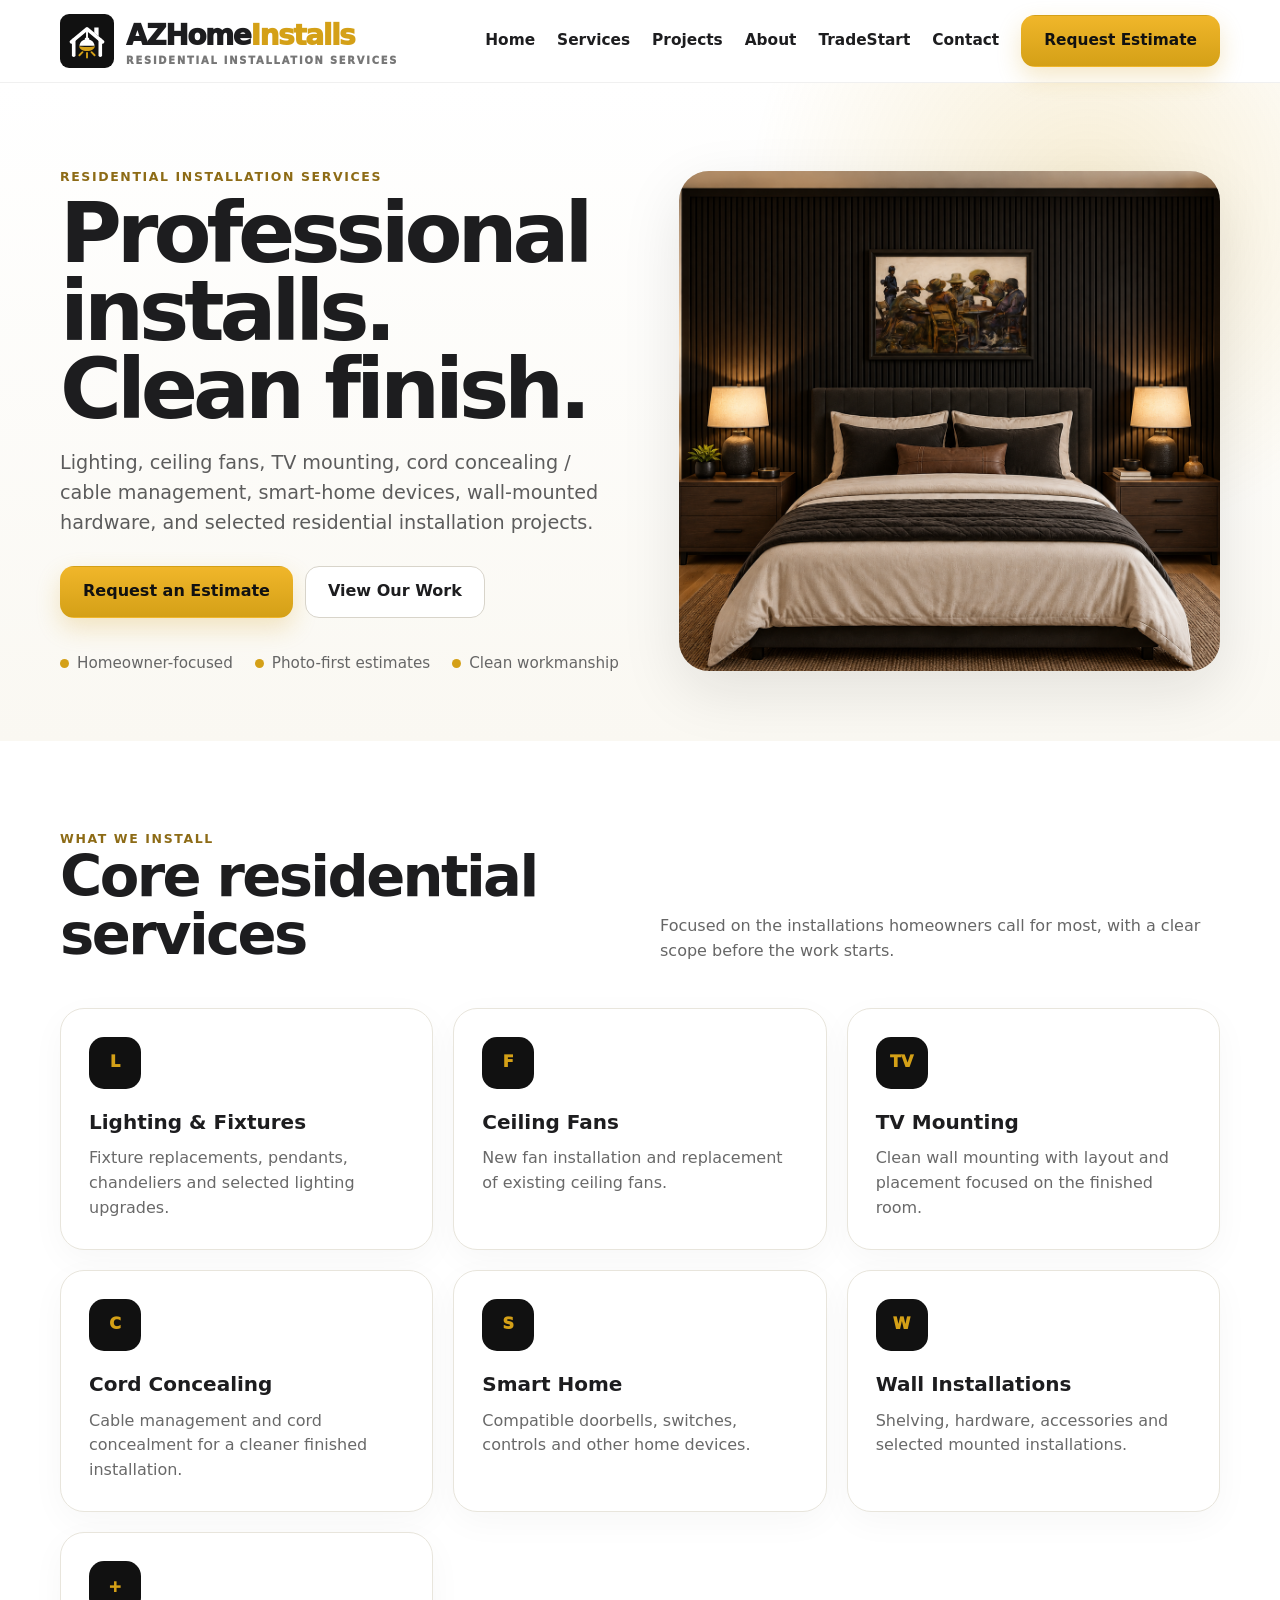
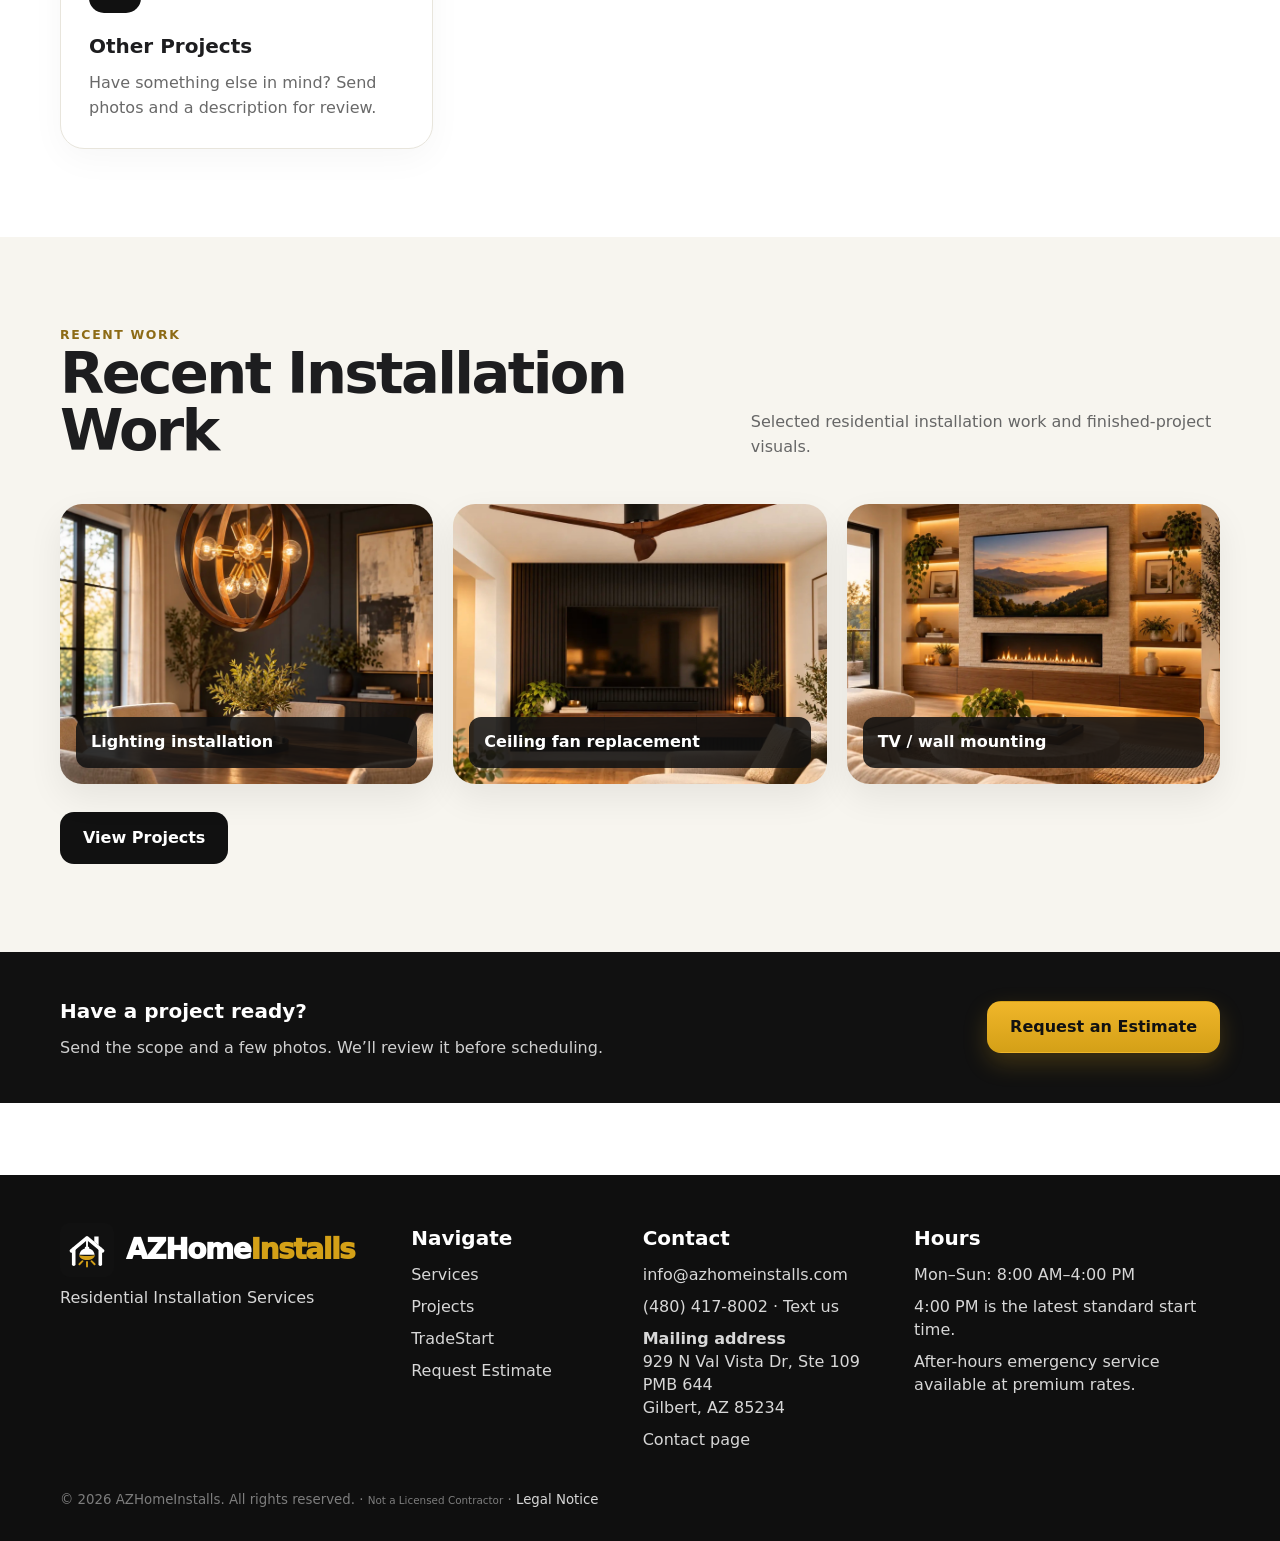
<file: index.html>
<!doctype html><html lang="en"><head><base href="/"><meta charset="utf-8"><meta name="viewport" content="width=device-width,initial-scale=1"><meta name="theme-color" content="#111111"><title>AZHomeInstalls | Residential Installation Services</title><meta name="description" content="Professional residential installation services, including lighting, ceiling fans, TV mounting, cord concealing and cable management, smart-home devices, wall-mounted hardware, and selected home upgrades."><link rel="canonical" href="https://azhomeinstalls.com/"><link rel="icon" href="assets/icon.svg" type="image/svg+xml"><link rel="stylesheet" href="css/style.css"><meta property="og:site_name" content="AZHomeInstalls"><meta property="og:type" content="website"><meta property="og:title" content="AZHomeInstalls | Residential Installation Services"><meta property="og:description" content="Professional residential installation services, including lighting, ceiling fans, TV mounting, cord concealing and cable management, smart-home devices, wall-mounted hardware, and selected home upgrades."><meta property="og:url" content="https://azhomeinstalls.com/"><meta property="og:image" content="https://self-defi.github.io/AZHomeInstalls/assets/brand-share.png"><meta property="og:image:secure_url" content="https://self-defi.github.io/AZHomeInstalls/assets/brand-share.png"><meta property="og:image:type" content="image/png"><meta property="og:image:width" content="1200"><meta property="og:image:height" content="630"><meta property="og:image:alt" content="AZHomeInstalls residential installation services"><meta name="twitter:card" content="summary_large_image"><meta name="twitter:title" content="AZHomeInstalls | Residential Installation Services"><meta name="twitter:description" content="Professional residential installation services, including lighting, ceiling fans, TV mounting, cord concealing and cable management, smart-home devices, wall-mounted hardware, and selected home upgrades."><meta name="twitter:image" content="https://self-defi.github.io/AZHomeInstalls/assets/brand-share.png"><meta name="twitter:image:alt" content="AZHomeInstalls residential installation services"></head><body><header class="site-header"><div class="container nav"><a class="brand" href=""><img src="assets/icon.svg" alt=""><span>AZHome<span class="gold">Installs</span><small class="brand-sub">Residential Installation Services</small></span></a><nav class="nav-links"><a href="">Home</a><a href="services/">Services</a><a href="projects/">Projects</a><a href="about/">About</a><a href="tradestart/">TradeStart</a><a href="contact/">Contact</a><a class="btn btn-primary" href="estimate/">Request Estimate</a></nav><a class="mobile-menu" href="go/">MENU</a></div></header><main>
<section class="hero"><div class="container hero-grid"><div><div class="eyebrow">Residential installation services</div><h1>Professional installs. Clean finish.</h1><p class="lead">Lighting, ceiling fans, TV mounting, cord concealing / cable management, smart-home devices, wall-mounted hardware, and selected residential installation projects.</p><div class="hero-actions"><a class="btn btn-primary" href="estimate/">Request an Estimate</a><a class="btn btn-outline" href="projects/">View Our Work</a></div><div class="trust-row"><span class="trust-item"><span class="trust-dot"></span>Homeowner-focused</span><span class="trust-item"><span class="trust-dot"></span>Photo-first estimates</span><span class="trust-item"><span class="trust-dot"></span>Clean workmanship</span></div></div><div class="hero-photo-wrap"><img class="hero-photo" src="assets/hero-bedroom.png" alt="Remodeled bedroom by AZHomeInstalls"></div></div></section>
<section class="section"><div class="container"><div class="section-head"><div><div class="eyebrow">What we install</div><h2>Core residential services</h2></div><p>Focused on the installations homeowners call for most, with a clear scope before the work starts.</p></div><div class="grid-3"><div class="card"><div class="service-icon">L</div><h3>Lighting & Fixtures</h3><p>Fixture replacements, pendants, chandeliers and selected lighting upgrades.</p></div><div class="card"><div class="service-icon">F</div><h3>Ceiling Fans</h3><p>New fan installation and replacement of existing ceiling fans.</p></div><div class="card"><div class="service-icon">TV</div><h3>TV Mounting</h3><p>Clean wall mounting with layout and placement focused on the finished room.</p></div><div class="card"><div class="service-icon">C</div><h3>Cord Concealing</h3><p>Cable management and cord concealment for a cleaner finished installation.</p></div><div class="card"><div class="service-icon">S</div><h3>Smart Home</h3><p>Compatible doorbells, switches, controls and other home devices.</p></div><div class="card"><div class="service-icon">W</div><h3>Wall Installations</h3><p>Shelving, hardware, accessories and selected mounted installations.</p></div><div class="card"><div class="service-icon">+</div><h3>Other Projects</h3><p>Have something else in mind? Send photos and a description for review.</p></div></div></div></section>
<section class="section section-soft"><div class="container"><div class="section-head"><div><div class="eyebrow">Recent work</div><h2>Recent Installation Work</h2></div><p>Selected residential installation work and finished-project visuals.</p></div><div class="project-grid"><div class="project project-lighting" data-label="Lighting installation"></div><div class="project project-fan" data-label="Ceiling fan replacement"></div><div class="project project-tv" data-label="TV / wall mounting"></div></div><div class="hero-actions"><a class="btn btn-dark" href="projects/">View Projects</a></div></div></section>
<section class="band"><div class="container band-row"><div><h3>Have a project ready?</h3><p>Send the scope and a few photos. We’ll review it before scheduling.</p></div><a class="btn btn-primary" href="estimate/">Request an Estimate</a></div></section></main><footer class="footer"><div class="container"><div class="footer-grid"><div><div class="brand"><img src="assets/icon.svg" alt=""><span>AZHome<span class="gold">Installs</span></span></div><p>Residential Installation Services</p></div><div><h3>Navigate</h3><p><a href="services/">Services</a></p><p><a href="projects/">Projects</a></p><p><a href="tradestart/">TradeStart</a></p><p><a href="estimate/">Request Estimate</a></p></div><div><h3>Contact</h3><p><a href="mailto:info@azhomeinstalls.com">info@azhomeinstalls.com</a></p><p><a href="tel:+14804178002">(480) 417-8002</a> · <a href="sms:+14804178002">Text us</a></p><p><strong>Mailing address</strong><br>929 N Val Vista Dr, Ste 109 PMB 644<br>Gilbert, AZ 85234</p><p><a href="contact/">Contact page</a></p></div><div><h3>Hours</h3><p>Mon–Sun: 8:00 AM–4:00 PM</p><p>4:00 PM is the latest standard start time.</p><p>After-hours emergency service available at premium rates.</p></div></div><small>© <span data-year></span> AZHomeInstalls. All rights reserved. · <span style="font-size:.78em">Not a Licensed Contractor</span> · <a href="legal/">Legal Notice</a></small></div></footer><script src="js/main.js"></script></body></html>
</file>
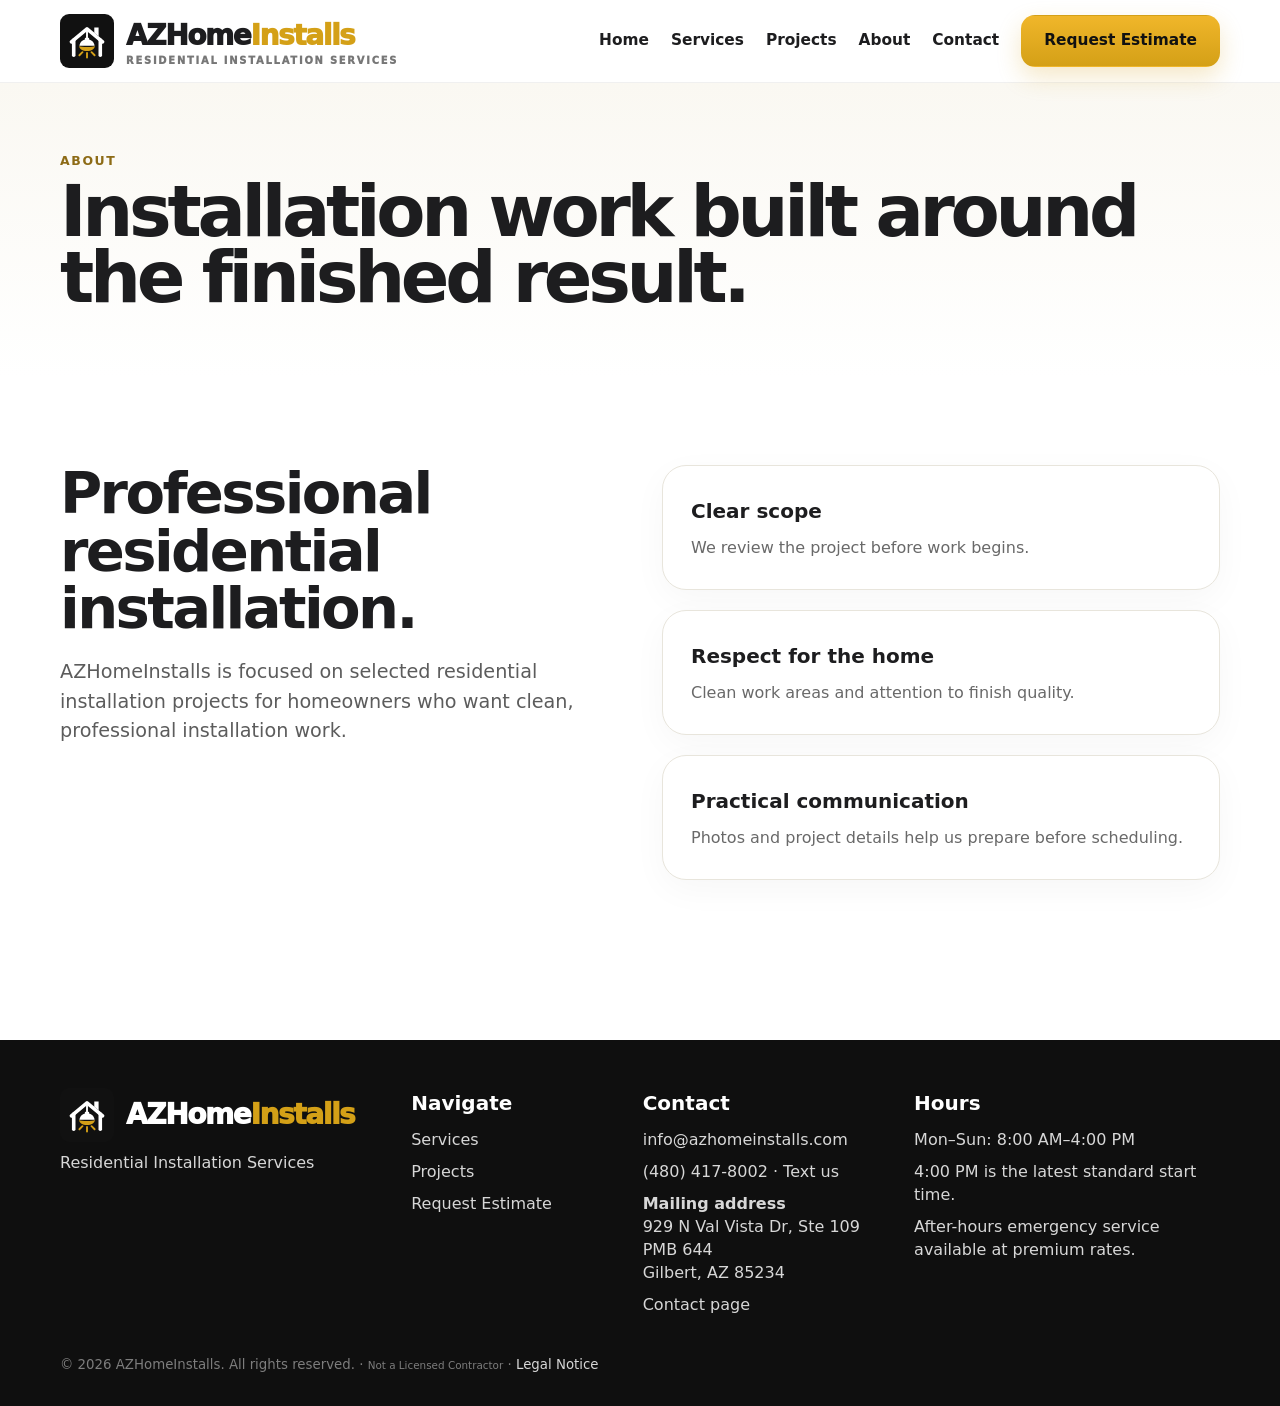
<file: about/index.html>
<!doctype html><html lang="en"><head><base href="/"><meta charset="utf-8"><meta name="viewport" content="width=device-width,initial-scale=1"><meta name="theme-color" content="#111111"><title>About | AZHomeInstalls</title><meta name="description" content="Learn about AZHomeInstalls and our homeowner-focused approach to clean, precise residential installation work."><link rel="canonical" href="https://azhomeinstalls.com/about/"><link rel="icon" href="assets/icon.svg" type="image/svg+xml"><link rel="stylesheet" href="css/style.css"><meta property="og:site_name" content="AZHomeInstalls"><meta property="og:type" content="website"><meta property="og:title" content="About | AZHomeInstalls"><meta property="og:description" content="Learn about AZHomeInstalls and our homeowner-focused approach to clean, precise residential installation work."><meta property="og:url" content="https://azhomeinstalls.com/about/"><meta property="og:image" content="https://self-defi.github.io/AZHomeInstalls/assets/brand-share.png"><meta property="og:image:secure_url" content="https://self-defi.github.io/AZHomeInstalls/assets/brand-share.png"><meta property="og:image:type" content="image/png"><meta property="og:image:width" content="1200"><meta property="og:image:height" content="630"><meta property="og:image:alt" content="AZHomeInstalls residential installation services"><meta name="twitter:card" content="summary_large_image"><meta name="twitter:title" content="About | AZHomeInstalls"><meta name="twitter:description" content="Learn about AZHomeInstalls and our homeowner-focused approach to clean, precise residential installation work."><meta name="twitter:image" content="https://self-defi.github.io/AZHomeInstalls/assets/brand-share.png"><meta name="twitter:image:alt" content="AZHomeInstalls residential installation services"></head><body><header class="site-header"><div class="container nav"><a class="brand" href=""><img src="assets/icon.svg" alt=""><span>AZHome<span class="gold">Installs</span><small class="brand-sub">Residential Installation Services</small></span></a><nav class="nav-links"><a href="">Home</a><a href="services/">Services</a><a href="projects/">Projects</a><a href="about/">About</a><a href="contact/">Contact</a><a class="btn btn-primary" href="estimate/">Request Estimate</a></nav><a class="mobile-menu" href="go/">MENU</a></div></header><main><section class="page-hero"><div class="container"><div class="eyebrow">About</div><h1>Installation work built around the finished result.</h1></div></section><section class="section"><div class="container split"><div><h2>Professional residential installation.</h2><p class="lead">AZHomeInstalls is focused on selected residential installation projects for homeowners who want clean, professional installation work.</p></div><div class="grid-3" style="grid-template-columns:1fr"><div class="card"><h3>Clear scope</h3><p>We review the project before work begins.</p></div><div class="card"><h3>Respect for the home</h3><p>Clean work areas and attention to finish quality.</p></div><div class="card"><h3>Practical communication</h3><p>Photos and project details help us prepare before scheduling.</p></div></div></div></section></main><footer class="footer"><div class="container"><div class="footer-grid"><div><div class="brand"><img src="assets/icon.svg" alt=""><span>AZHome<span class="gold">Installs</span></span></div><p>Residential Installation Services</p></div><div><h3>Navigate</h3><p><a href="services/">Services</a></p><p><a href="projects/">Projects</a></p><p><a href="estimate/">Request Estimate</a></p></div><div><h3>Contact</h3><p><a href="mailto:info@azhomeinstalls.com">info@azhomeinstalls.com</a></p><p><a href="tel:+14804178002">(480) 417-8002</a> · <a href="sms:+14804178002">Text us</a></p><p><strong>Mailing address</strong><br>929 N Val Vista Dr, Ste 109 PMB 644<br>Gilbert, AZ 85234</p><p><a href="contact/">Contact page</a></p></div><div><h3>Hours</h3><p>Mon–Sun: 8:00 AM–4:00 PM</p><p>4:00 PM is the latest standard start time.</p><p>After-hours emergency service available at premium rates.</p></div></div><small>© <span data-year></span> AZHomeInstalls. All rights reserved. · <span style="font-size:.78em">Not a Licensed Contractor</span> · <a href="legal/">Legal Notice</a></small></div></footer><script src="js/main.js"></script></body></html>
</file>
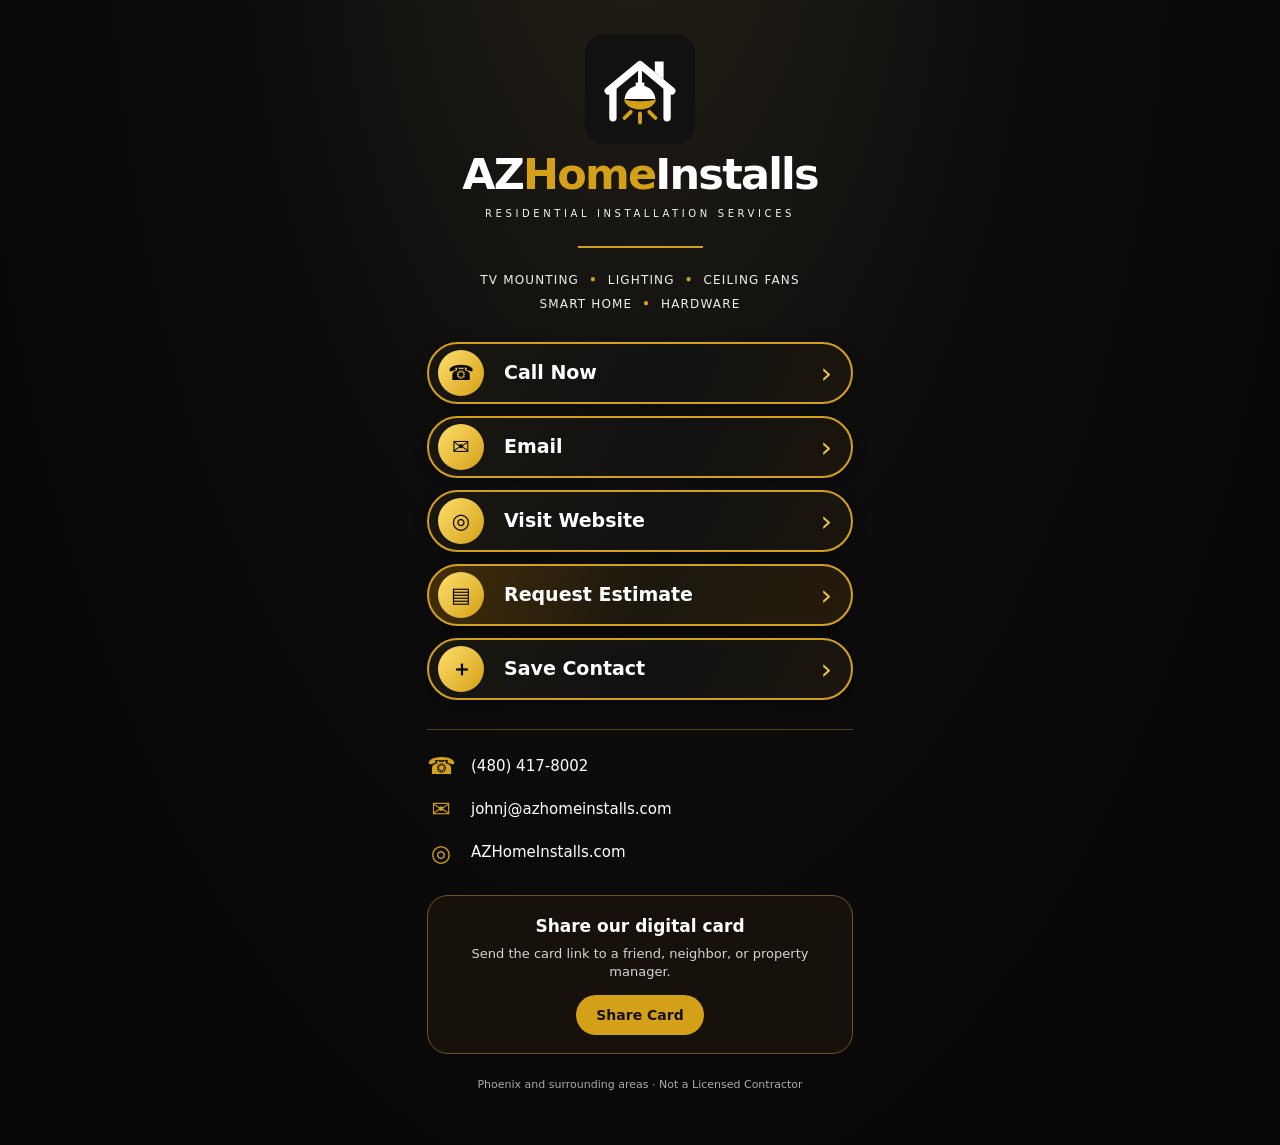
<file: card/index.html>
<!doctype html>
<html lang="en">
<head>
<meta charset="utf-8">
<meta name="viewport" content="width=device-width,initial-scale=1,viewport-fit=cover">
<meta name="theme-color" content="#080808">
<title>AZHomeInstalls | Digital Business Card</title>
<meta name="description" content="Save AZHomeInstalls contact information, request an estimate, or connect directly with our residential installation team.">
<link rel="canonical" href="https://azhomeinstalls.com/card/">
<link rel="icon" href="/assets/icon.svg" type="image/svg+xml">
<meta property="og:type" content="website">
<meta property="og:title" content="AZHomeInstalls | Digital Business Card">
<meta property="og:description" content="Residential Installation Services • Call, save our contact, or request an estimate.">
<meta property="og:image" content="https://azhomeinstalls.com/assets/brand-share.png">
<meta property="og:url" content="https://azhomeinstalls.com/card/">
<style>
:root{color-scheme:dark;--gold:#d4a017;--white:#fff;--muted:#bababa;--line:#b68915}
*{box-sizing:border-box}
html{background:#070707}body{margin:0;min-height:100vh;background:radial-gradient(ellipse at 50% -15%,#252017 0%,#0d0d0d 42%,#070707 78%);color:var(--white);font:16px/1.45 system-ui,-apple-system,BlinkMacSystemFont,"Segoe UI",sans-serif}
a{color:inherit}
.shell{width:min(100%,470px);margin:auto;padding:34px 22px 52px;text-align:center}
.logo{display:block;width:110px;height:110px;object-fit:contain;margin:0 auto 8px}
h1{font-size:clamp(30px,9vw,43px);font-weight:800;letter-spacing:-1.8px;line-height:1.05;margin:0}
h1 .gold{color:var(--gold)}
.subtitle{font-size:10px;letter-spacing:3.6px;text-transform:uppercase;margin:10px 0 0;color:#f3f3f3}
.rule{height:2px;background:var(--gold);width:125px;margin:24px auto 20px}
.services{color:#eee;font-size:12px;letter-spacing:1.15px;line-height:2.05;text-transform:uppercase;margin:0 auto 25px;max-width:395px}
.services b{color:var(--gold);padding:0 5px}
.actions{display:grid;gap:12px}
.action{display:flex;align-items:center;position:relative;min-height:62px;text-align:left;border:2px solid var(--gold);border-radius:35px;background:linear-gradient(115deg,#1a1710,#111 55%,#1b160c);padding:6px 19px 6px 9px;text-decoration:none;font-size:19px;font-weight:650;box-shadow:0 2px 12px #0008;cursor:pointer;width:100%;font-family:inherit;color:#fff}
.action:focus-visible,.minor:focus-visible{outline:3px solid white;outline-offset:3px}
.symbol{display:grid;place-items:center;flex:none;width:46px;height:46px;background:linear-gradient(130deg,#ffdf6b,var(--gold));border-radius:50%;margin-right:20px;color:#080808;font-size:21px}
.arrow{margin-left:auto;color:#ebc345;font-size:29px;font-weight:300}
.action.primary{background:linear-gradient(110deg,#432e09,#1c180e,#251b0c)}
.details{border-top:1px solid #58420c;margin-top:29px;padding-top:20px;display:grid;gap:10px;text-align:left}
.detail{display:flex;align-items:center;gap:16px;text-decoration:none;font-size:15px;overflow-wrap:anywhere}
.detail .mark{width:28px;text-align:center;color:var(--gold);font-size:23px;flex:none}
.bottom{border:1px solid #715411;border-radius:21px;margin-top:25px;padding:18px;background:#16120b}
.bottom h2{margin:0 0 6px;font-size:17px}.bottom p{margin:0 0 13px;color:#d4d4d4;font-size:13px}
.minor{display:inline-block;background:var(--gold);color:#16100a;border:none;border-radius:25px;padding:12px 20px;font:700 14px system-ui;cursor:pointer;text-decoration:none}
.legal{font-size:11px;color:#aaa;margin:23px 0 0}
@media(prefers-reduced-motion:no-preference){.action{transition:transform .15s,border-color .15s}.action:hover{transform:translateY(-2px);border-color:#ffe28d}}
</style>
</head>
<body><main class="shell">
<img class="logo" src="/assets/icon.svg" alt="AZHomeInstalls approved house and light logo" width="110" height="110">
<h1>AZ<span class="gold">Home</span>Installs</h1>
<p class="subtitle">Residential Installation Services</p>
<div class="rule" aria-hidden="true"></div>
<p class="services">TV Mounting <b>•</b> Lighting <b>•</b> Ceiling Fans<br>Smart Home <b>•</b> Hardware</p>
<nav class="actions" aria-label="Contact actions">
<a class="action" href="tel:+14804178002"><span class="symbol" aria-hidden="true">☎</span>Call Now <span class="arrow" aria-hidden="true">›</span></a>
<a class="action" href="mailto:johnj@azhomeinstalls.com"><span class="symbol" aria-hidden="true">✉</span>Email <span class="arrow" aria-hidden="true">›</span></a>
<a class="action" href="https://azhomeinstalls.com/"><span class="symbol" aria-hidden="true">◎</span>Visit Website <span class="arrow" aria-hidden="true">›</span></a>
<a class="action primary" href="https://azhomeinstalls.com/estimate/"><span class="symbol" aria-hidden="true">▤</span>Request Estimate <span class="arrow" aria-hidden="true">›</span></a>
<a class="action" href="/card/azhomeinstalls.vcf" type="text/vcard"><span class="symbol" aria-hidden="true">＋</span>Save Contact <span class="arrow" aria-hidden="true">›</span></a>
</nav>
<div class="details" aria-label="Business contact information">
<a class="detail" href="tel:+14804178002"><span class="mark" aria-hidden="true">☎</span>(480) 417-8002</a>
<a class="detail" href="mailto:johnj@azhomeinstalls.com"><span class="mark" aria-hidden="true">✉</span>johnj@azhomeinstalls.com</a>
<a class="detail" href="https://azhomeinstalls.com/"><span class="mark" aria-hidden="true">◎</span>AZHomeInstalls.com</a>
</div>
<section class="bottom" aria-label="Share digital business card">
<h2>Share our digital card</h2><p>Send the card link to a friend, neighbor, or property manager.</p>
<button id="share" class="minor" type="button">Share Card</button>
<div id="share-options" hidden style="margin-top:15px;display:none;gap:10px;flex-direction:column">
<a class="minor" href="sms:?&body=AZHomeInstalls%20digital%20business%20card%3A%20https%3A%2F%2Fazhomeinstalls.com%2Fcard%2F">Share by Text</a>
<a class="minor" href="mailto:?subject=AZHomeInstalls%20Digital%20Card&body=https%3A%2F%2Fazhomeinstalls.com%2Fcard%2F">Share by Email</a>
<a class="minor" href="https://azhomeinstalls.com/card/">Open Card Link</a>
</div>
</section>
<p class="legal">Phoenix and surrounding areas · Not a Licensed Contractor</p>
</main>
<script>
const shareButton=document.getElementById('share');
const shareOptions=document.getElementById('share-options');
shareButton.addEventListener('click',async function(){
 const url='https://azhomeinstalls.com/card/';
 if(navigator.share){
   try{await navigator.share({title:'AZHomeInstalls',text:'Residential Installation Services',url});return}
   catch(e){if(e.name==='AbortError')return}
 }
 if(navigator.clipboard && window.isSecureContext){
   try{await navigator.clipboard.writeText(url);shareButton.textContent='Link Copied';shareOptions.style.display='flex';shareOptions.hidden=false;return}catch(e){}
 }
 shareOptions.hidden=false;shareOptions.style.display='flex';
 shareButton.textContent='Choose Sharing Method';
});
</script></body></html>
</file>
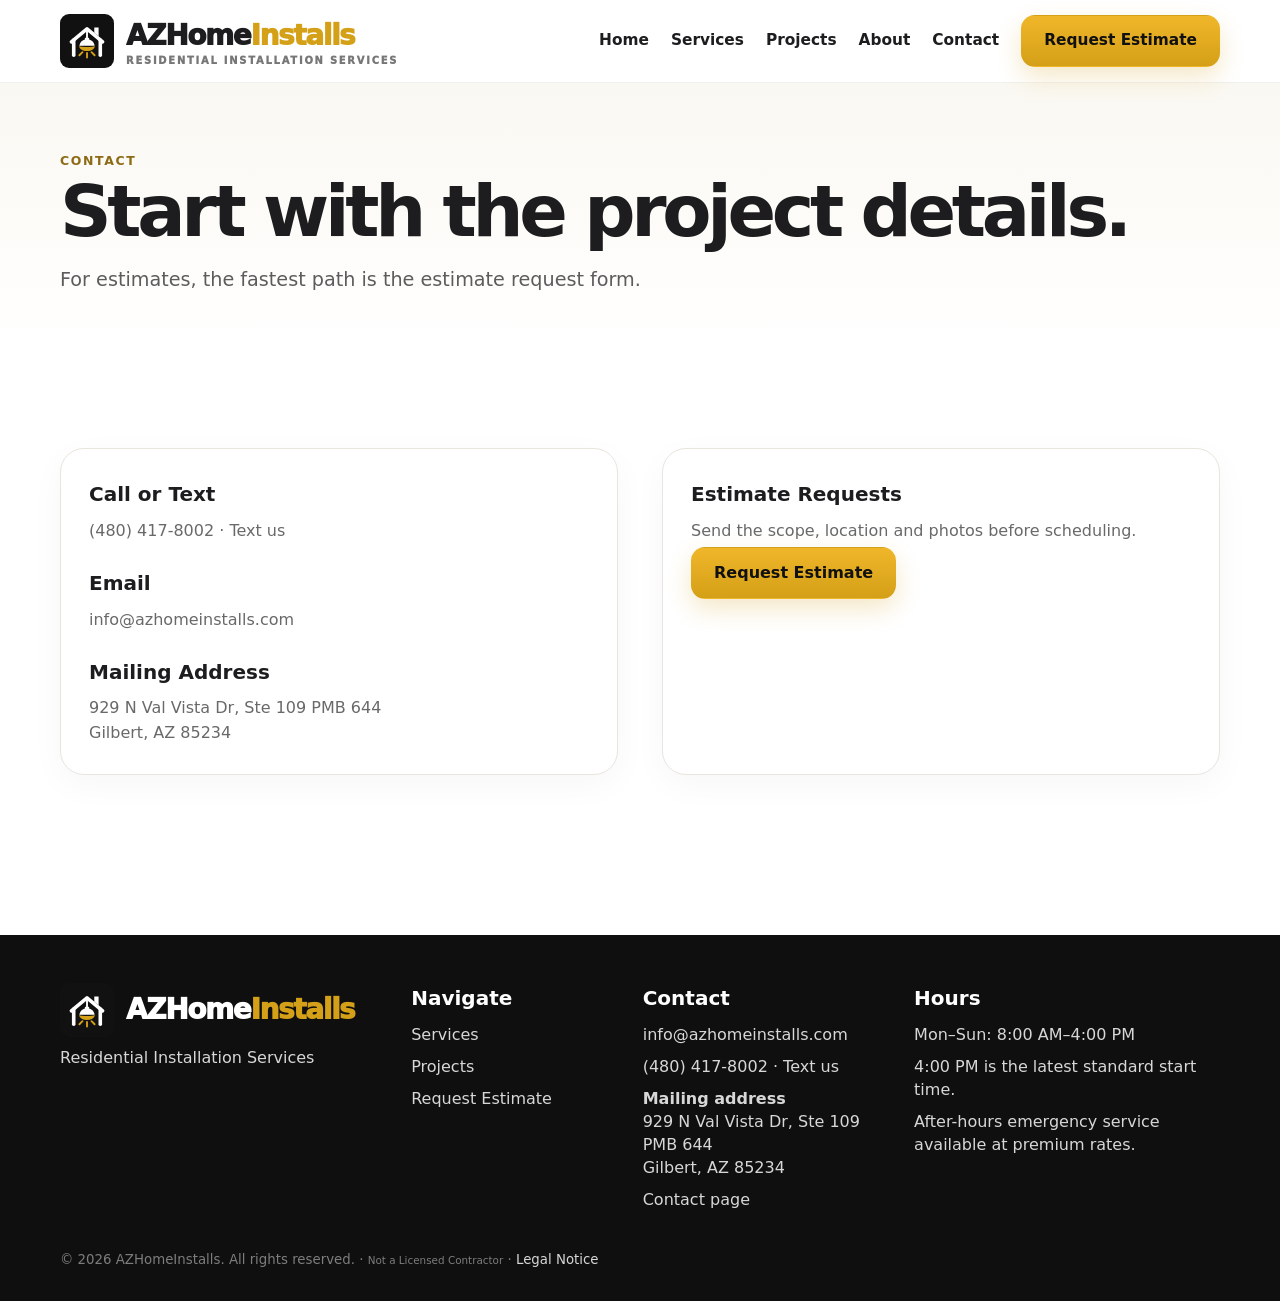
<file: contact/index.html>
<!doctype html><html lang="en"><head><base href="/"><meta charset="utf-8"><meta name="viewport" content="width=device-width,initial-scale=1"><meta name="theme-color" content="#111111"><title>Contact | AZHomeInstalls</title><meta name="description" content="Contact AZHomeInstalls for residential installation services and estimate requests."><link rel="canonical" href="https://azhomeinstalls.com/contact/"><link rel="icon" href="assets/icon.svg" type="image/svg+xml"><link rel="stylesheet" href="css/style.css"><meta property="og:site_name" content="AZHomeInstalls"><meta property="og:type" content="website"><meta property="og:title" content="Contact | AZHomeInstalls"><meta property="og:description" content="Contact AZHomeInstalls for residential installation services and estimate requests."><meta property="og:url" content="https://azhomeinstalls.com/contact/"><meta property="og:image" content="https://self-defi.github.io/AZHomeInstalls/assets/brand-share.png"><meta property="og:image:secure_url" content="https://self-defi.github.io/AZHomeInstalls/assets/brand-share.png"><meta property="og:image:type" content="image/png"><meta property="og:image:width" content="1200"><meta property="og:image:height" content="630"><meta property="og:image:alt" content="AZHomeInstalls residential installation services"><meta name="twitter:card" content="summary_large_image"><meta name="twitter:title" content="Contact | AZHomeInstalls"><meta name="twitter:description" content="Contact AZHomeInstalls for residential installation services and estimate requests."><meta name="twitter:image" content="https://self-defi.github.io/AZHomeInstalls/assets/brand-share.png"><meta name="twitter:image:alt" content="AZHomeInstalls residential installation services"></head><body><header class="site-header"><div class="container nav"><a class="brand" href=""><img src="assets/icon.svg" alt=""><span>AZHome<span class="gold">Installs</span><small class="brand-sub">Residential Installation Services</small></span></a><nav class="nav-links"><a href="">Home</a><a href="services/">Services</a><a href="projects/">Projects</a><a href="about/">About</a><a href="contact/">Contact</a><a class="btn btn-primary" href="estimate/">Request Estimate</a></nav><a class="mobile-menu" href="go/">MENU</a></div></header><main><section class="page-hero"><div class="container"><div class="eyebrow">Contact</div><h1>Start with the project details.</h1><p class="lead">For estimates, the fastest path is the estimate request form.</p></div></section><section class="section"><div class="container split"><div class="card"><h3>Call or Text</h3><p><a href="tel:+14804178002">(480) 417-8002</a> · <a href="sms:+14804178002">Text us</a></p><h3 style="margin-top:1.5rem">Email</h3><p><a href="mailto:info@azhomeinstalls.com">info@azhomeinstalls.com</a></p><h3 style="margin-top:1.5rem">Mailing Address</h3><p>929 N Val Vista Dr, Ste 109 PMB 644<br>Gilbert, AZ 85234</p></div><div class="card"><h3>Estimate Requests</h3><p>Send the scope, location and photos before scheduling.</p><p><a class="btn btn-primary" href="estimate/">Request Estimate</a></p></div></div></section></main><footer class="footer"><div class="container"><div class="footer-grid"><div><div class="brand"><img src="assets/icon.svg" alt=""><span>AZHome<span class="gold">Installs</span></span></div><p>Residential Installation Services</p></div><div><h3>Navigate</h3><p><a href="services/">Services</a></p><p><a href="projects/">Projects</a></p><p><a href="estimate/">Request Estimate</a></p></div><div><h3>Contact</h3><p><a href="mailto:info@azhomeinstalls.com">info@azhomeinstalls.com</a></p><p><a href="tel:+14804178002">(480) 417-8002</a> · <a href="sms:+14804178002">Text us</a></p><p><strong>Mailing address</strong><br>929 N Val Vista Dr, Ste 109 PMB 644<br>Gilbert, AZ 85234</p><p><a href="contact/">Contact page</a></p></div><div><h3>Hours</h3><p>Mon–Sun: 8:00 AM–4:00 PM</p><p>4:00 PM is the latest standard start time.</p><p>After-hours emergency service available at premium rates.</p></div></div><small>© <span data-year></span> AZHomeInstalls. All rights reserved. · <span style="font-size:.78em">Not a Licensed Contractor</span> · <a href="legal/">Legal Notice</a></small></div></footer><script src="js/main.js"></script></body></html>
</file>
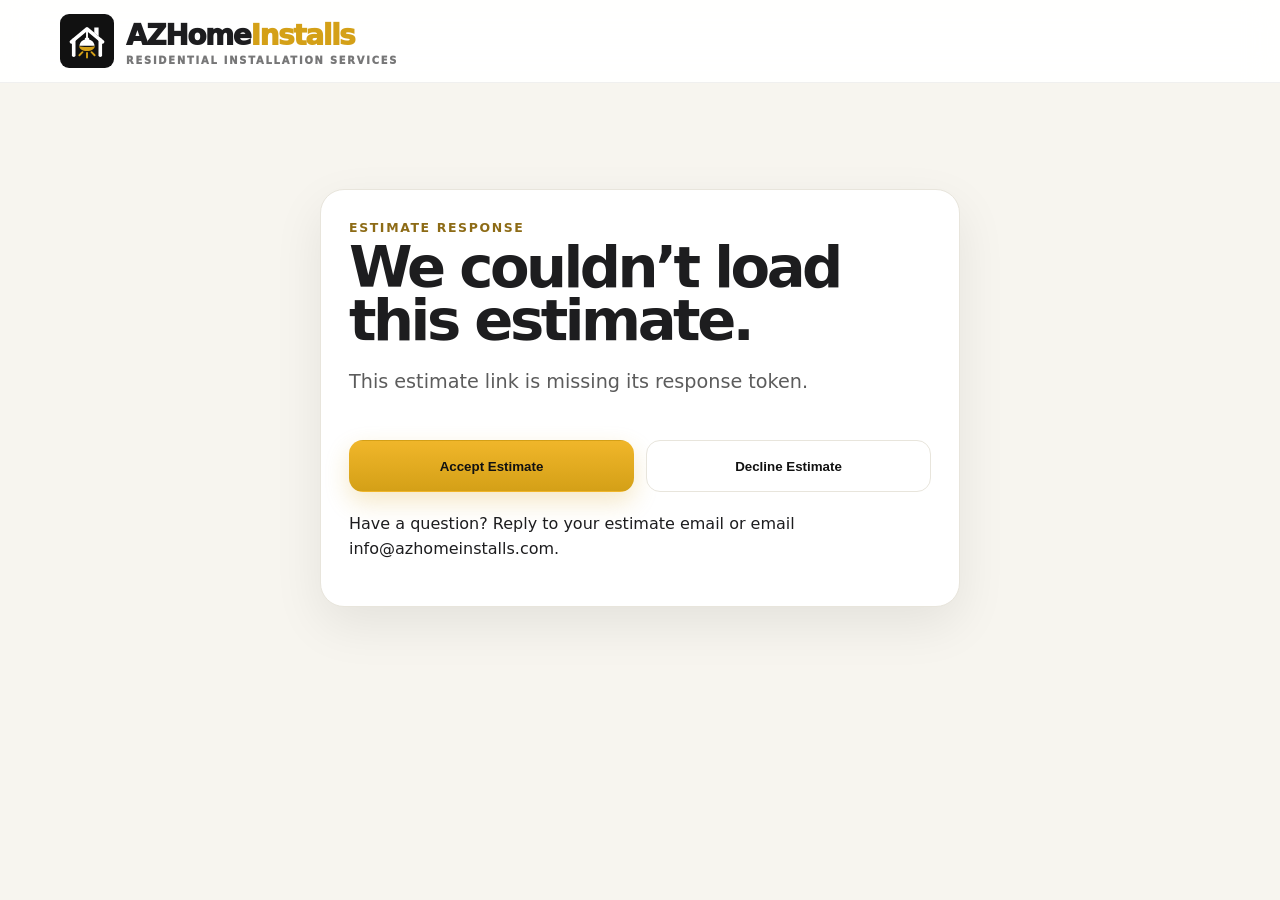
<file: estimate-response/index.html>
<!doctype html>
<html lang="en">
<head>
  <base href="/">
  <meta charset="utf-8">
  <meta name="viewport" content="width=device-width,initial-scale=1">
  <meta name="theme-color" content="#111111">
  <title>Estimate Response | AZHomeInstalls</title>
  <link rel="icon" href="assets/icon.svg" type="image/svg+xml">
  <link rel="stylesheet" href="css/style.css">
  <style>
    body{background:#f7f5ef}.response-shell{min-height:70vh;display:grid;place-items:center;padding:40px 16px}.response-card{width:min(640px,100%);background:#fff;border:1px solid var(--line);border-radius:24px;padding:28px;box-shadow:0 18px 50px rgba(0,0,0,.08)}
    .response-card h1{margin:.25rem 0 1rem;font-size:clamp(2rem,7vw,3.6rem)}.summary{display:grid;gap:12px;margin:20px 0}.summary div{background:#faf8f2;border-radius:14px;padding:14px}.summary small{display:block;color:#777}.summary strong{display:block;margin-top:4px;font-size:1.1rem}
    .response-actions{display:grid;grid-template-columns:1fr 1fr;gap:12px;margin-top:24px}.btn-decline{background:#fff;border:1px solid var(--line);color:#111}.status-box{border-radius:16px;padding:16px;margin-top:18px;background:#f3f3f3}.status-box.ok{background:#e4f5e9}.status-box.no{background:#f7e7e7}.schedule-box{margin-top:22px;border-top:1px solid var(--line);padding-top:20px}.schedule-box h2{font-size:1.35rem;margin:0 0 8px}.slot-grid{display:grid;gap:10px;margin-top:14px}.slot-btn{width:100%;text-align:left;background:#fff;border:1px solid var(--line);border-radius:14px;padding:14px 16px;font-weight:800}.slot-btn:hover{border-color:#c89b10}.slot-btn small{display:block;color:#777;font-weight:600;margin-top:3px}
    @media(max-width:620px){.response-card{padding:22px}.response-actions{grid-template-columns:1fr}}
  </style>
</head>
<body>
<header class="site-header">
  <div class="container nav">
    <a class="brand" href="/"><img src="assets/icon.svg" alt=""><span>AZHome<span class="gold">Installs</span><small class="brand-sub">Residential Installation Services</small></span></a>
  </div>
</header>
<main class="response-shell">
  <section class="response-card">
    <div class="eyebrow">Estimate Response</div>
    <h1 id="title">Loading your estimate…</h1>
    <p id="intro" class="lead">Please wait while we load your project details.</p>
    <div class="summary" id="summary" hidden></div>
    <div class="response-actions" id="actions" hidden>
      <button class="btn btn-primary" id="acceptBtn" type="button">Accept Estimate</button>
      <button class="btn btn-decline" id="declineBtn" type="button">Decline Estimate</button>
    </div>
    <div class="status-box" id="statusBox" hidden></div>
    <div class="schedule-box" id="scheduleBox" hidden>
      <h2>Choose your installation time</h2>
      <p class="muted">Available times are shown in Arizona time. Calendar conflicts are removed automatically.</p>
      <div class="slot-grid" id="slotGrid"></div>
    </div>
    <p style="margin-top:20px">Have a question? Reply to your estimate email or email <a href="mailto:info@azhomeinstalls.com">info@azhomeinstalls.com</a>.</p>
  </section>
</main>
<script>
const token=new URLSearchParams(location.search).get("token");
const api="/api/estimate-response";
const money=c=>new Intl.NumberFormat("en-US",{style:"currency",currency:"USD"}).format(Number(c||0)/100);
const esc=v=>String(v??"").replace(/[&<>"']/g,c=>({"&":"&amp;","<":"&lt;",">":"&gt;",'"':"&quot;","'":"&#039;"}[c]));
const title=document.getElementById("title"),intro=document.getElementById("intro"),summary=document.getElementById("summary"),actions=document.getElementById("actions"),statusBox=document.getElementById("statusBox"),scheduleBox=document.getElementById("scheduleBox"),slotGrid=document.getElementById("slotGrid");
const AZ_TZ="America/Phoenix";
const fmtAZ=v=>new Intl.DateTimeFormat("en-US",{timeZone:AZ_TZ,weekday:"long",month:"short",day:"numeric",year:"numeric",hour:"numeric",minute:"2-digit"}).format(new Date(v));
function renderSlots(slots=[]){
  if(!slots.length){
    scheduleBox.hidden=false;
    slotGrid.innerHTML='<div class="status-box">No appointment times are available online right now. We’ll contact you to coordinate scheduling.</div>';
    return;
  }
  scheduleBox.hidden=false;
  slotGrid.innerHTML=slots.map(s=>'<button class="slot-btn" type="button" data-slot-id="'+s.id+'">'+esc(fmtAZ(s.start_at))+'<small>Arizona time</small></button>').join("");
  slotGrid.querySelectorAll(".slot-btn").forEach(b=>b.addEventListener("click",()=>schedule(b.dataset.slotId,b)));
}
async function load(){
  if(!token){showError("This estimate link is missing its response token.");return}
  try{
    const r=await fetch(api+"?token="+encodeURIComponent(token),{headers:{"Accept":"application/json"}});
    const d=await r.json();if(!r.ok)throw new Error(d.error||("HTTP "+r.status));
    title.textContent="Review your estimate";
    intro.textContent="Confirm whether you’d like AZHomeInstalls to move forward with this project.";
    summary.hidden=false;
    summary.innerHTML='<div><small>Reference</small><strong>'+esc(d.lead_code)+'</strong></div><div><small>Service</small><strong>'+esc(d.service)+'</strong></div><div><small>Estimate</small><strong>'+money(d.amount_cents)+'</strong></div>';
    if(d.lead_status==="scheduled"&&d.scheduled_for){
      showScheduled(d.scheduled_for);
    }else if(d.response_status==="pending"){
      actions.hidden=false;
    }else{
      showResult(d.response_status,d.available_slots||[]);
    }
  }catch(e){showError(e.message)}
}
function showResult(status,slots=[]){
  actions.hidden=true;statusBox.hidden=false;
  if(status==="accepted"){
    statusBox.className="status-box ok";
    statusBox.innerHTML="<strong>Estimate accepted.</strong><br>Choose an installation time below.";
    renderSlots(slots);
  }else{
    scheduleBox.hidden=true;
    statusBox.className="status-box no";
    statusBox.innerHTML="<strong>Estimate declined.</strong><br>No further estimate follow-up will be sent.";
  }
}
function showScheduled(when){
  actions.hidden=true;scheduleBox.hidden=true;statusBox.hidden=false;
  statusBox.className="status-box ok";
  statusBox.innerHTML="<strong>Installation scheduled.</strong><br>"+esc(fmtAZ(when))+" Arizona time.";
}
function showError(msg){title.textContent="We couldn’t load this estimate.";intro.textContent=msg;actions.hidden=true}
async function respond(action){
  const label=action==="accept"?"accept":"decline";
  if(!confirm("Are you sure you want to "+label+" this estimate?"))return;
  document.getElementById("acceptBtn").disabled=true;document.getElementById("declineBtn").disabled=true;
  try{
    const r=await fetch(api+"?token="+encodeURIComponent(token),{method:"POST",headers:{"Content-Type":"application/json","Accept":"application/json"},body:JSON.stringify({action})});
    const d=await r.json();if(!r.ok)throw new Error(d.error||("HTTP "+r.status));
    if(d.lead_status==="scheduled"&&d.scheduled_for) showScheduled(d.scheduled_for);
    else showResult(d.response_status,d.available_slots||[]);
  }catch(e){alert("Response failed: "+e.message);document.getElementById("acceptBtn").disabled=false;document.getElementById("declineBtn").disabled=false}
}
async function schedule(slotId,button){
  if(!confirm("Schedule this installation for "+button.firstChild.textContent+"?"))return;
  const buttons=[...slotGrid.querySelectorAll(".slot-btn")];buttons.forEach(b=>b.disabled=true);
  try{
    const r=await fetch(api+"?token="+encodeURIComponent(token),{method:"POST",headers:{"Content-Type":"application/json","Accept":"application/json"},body:JSON.stringify({action:"schedule",slot_id:slotId})});
    const d=await r.json();if(!r.ok)throw new Error(d.error||("HTTP "+r.status));
    showScheduled(d.scheduled_for);
  }catch(err){
    alert("Scheduling failed: "+err.message);
    buttons.forEach(b=>b.disabled=false);
    await load();
  }
}
document.getElementById("acceptBtn").addEventListener("click",()=>respond("accept"));
document.getElementById("declineBtn").addEventListener("click",()=>respond("decline"));
load();
</script>
</body>
</html>
</file>
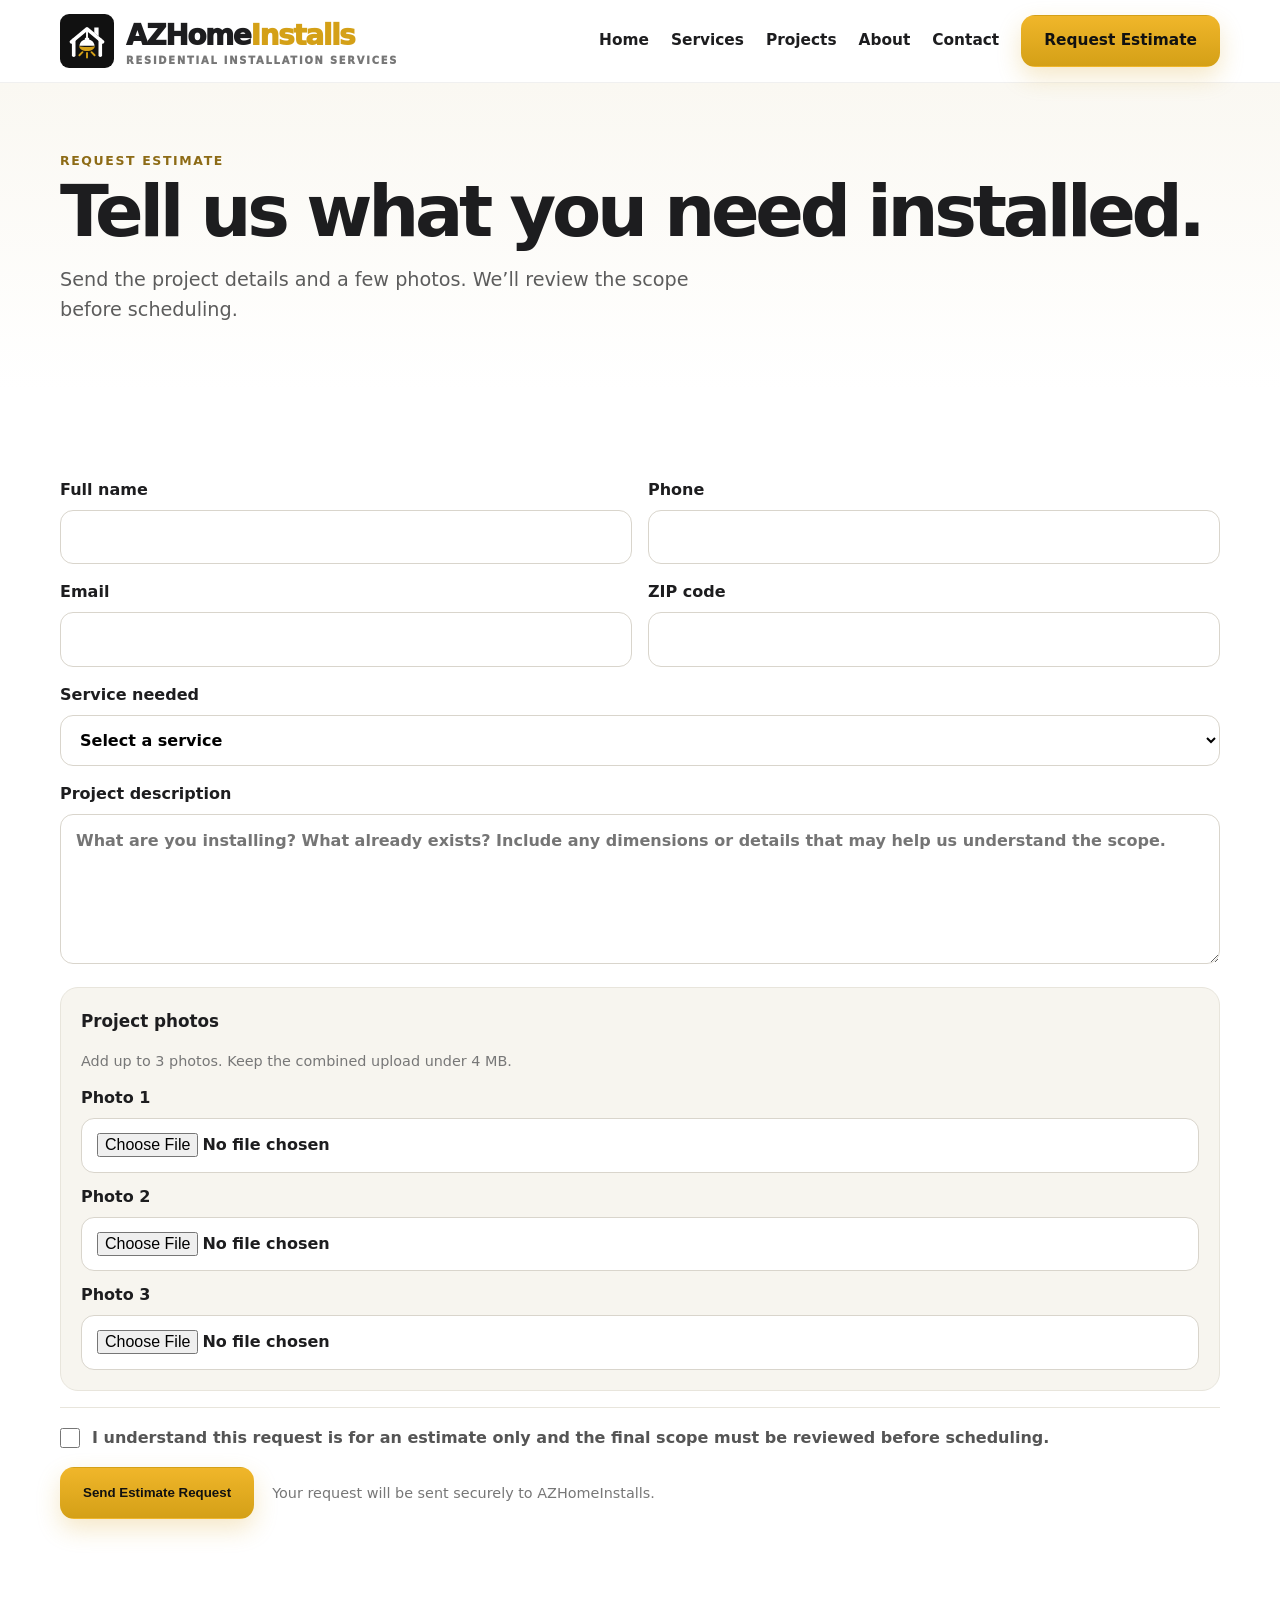
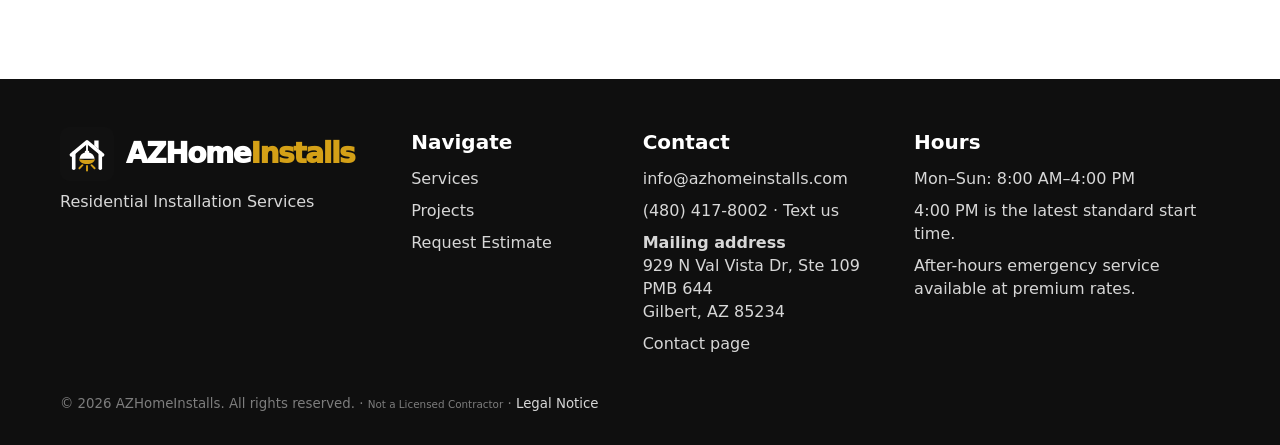
<file: estimate/index.html>
<!doctype html><html lang="en"><head><base href="/"><meta charset="utf-8"><meta name="viewport" content="width=device-width,initial-scale=1"><meta name="theme-color" content="#111111"><title>Request an Estimate | AZHomeInstalls</title><meta name="description" content="Request an AZHomeInstalls estimate by sending your project details, service needs, and photos."><link rel="canonical" href="https://azhomeinstalls.com/estimate/"><link rel="icon" href="assets/icon.svg" type="image/svg+xml"><link rel="stylesheet" href="css/style.css"><meta property="og:site_name" content="AZHomeInstalls"><meta property="og:type" content="website"><meta property="og:title" content="Request an Estimate | AZHomeInstalls"><meta property="og:description" content="Request an AZHomeInstalls estimate by sending your project details, service needs, and photos."><meta property="og:url" content="https://azhomeinstalls.com/estimate/"><meta property="og:image" content="https://self-defi.github.io/AZHomeInstalls/assets/brand-share.png"><meta property="og:image:secure_url" content="https://self-defi.github.io/AZHomeInstalls/assets/brand-share.png"><meta property="og:image:type" content="image/png"><meta property="og:image:width" content="1200"><meta property="og:image:height" content="630"><meta property="og:image:alt" content="AZHomeInstalls residential installation services"><meta name="twitter:card" content="summary_large_image"><meta name="twitter:title" content="Request an Estimate | AZHomeInstalls"><meta name="twitter:description" content="Request an AZHomeInstalls estimate by sending your project details, service needs, and photos."><meta name="twitter:image" content="https://self-defi.github.io/AZHomeInstalls/assets/brand-share.png"><meta name="twitter:image:alt" content="AZHomeInstalls residential installation services"></head><body><header class="site-header"><div class="container nav"><a class="brand" href=""><img src="assets/icon.svg" alt=""><span>AZHome<span class="gold">Installs</span><small class="brand-sub">Residential Installation Services</small></span></a><nav class="nav-links"><a href="">Home</a><a href="services/">Services</a><a href="projects/">Projects</a><a href="about/">About</a><a href="contact/">Contact</a><a class="btn btn-primary" href="estimate/">Request Estimate</a></nav><a class="mobile-menu" href="go/">MENU</a></div></header><main><section class="page-hero"><div class="container"><div class="eyebrow">Request Estimate</div><h1>Tell us what you need installed.</h1><p class="lead">Send the project details and a few photos. We’ll review the scope before scheduling.</p></div></section><section class="section"><div class="container"><form class="form" id="estimate-form" action="/api/estimate" method="POST" enctype="multipart/form-data">
<input type="text" name="website" class="hp-field" tabindex="-1" autocomplete="off" aria-hidden="true">

<label>Full name<input name="name" type="text" autocomplete="name" required></label>
<label>Phone<input name="phone" type="tel" autocomplete="tel" required></label>
<label>Email<input name="email" type="email" autocomplete="email" required></label>
<label>ZIP code<input name="zip" type="text" inputmode="numeric" autocomplete="postal-code" required></label>

<label class="full">Service needed
<select name="service" required>
<option value="" selected disabled>Select a service</option>
<option>Lighting / fixture installation</option>
<option>Ceiling fan installation</option>
<option>TV / wall mounting</option>
<option>Cord concealing / cable management</option>
<option>Smart-home device installation</option>
<option>Wall-mounted hardware / shelving / art</option>
<option>Furniture assembly</option>
<option>Other residential installation</option>
</select>
</label>

<label class="full">Project description
<textarea name="description" placeholder="What are you installing? What already exists? Include any dimensions or details that may help us understand the scope." required></textarea>
</label>

<div class="full upload-panel">
<strong>Project photos</strong>
<p class="form-note">Add up to 3 photos. Keep the combined upload under 4 MB.</p>
<label>Photo 1<input name="attachment1" type="file" accept="image/jpeg,image/png,image/webp"></label>
<label>Photo 2<input name="attachment2" type="file" accept="image/jpeg,image/png,image/webp"></label>
<label>Photo 3<input name="attachment3" type="file" accept="image/jpeg,image/png,image/webp"></label>
</div>

<label class="full consent-row">
<input name="scope_acknowledgment" type="checkbox" value="Acknowledged" required>
<span>I understand this request is for an estimate only and the final scope must be reviewed before scheduling.</span>
</label>

<div class="full form-submit-row">
<button class="btn btn-primary" type="submit">Send Estimate Request</button>
<p class="form-note">Your request will be sent securely to AZHomeInstalls.</p>
</div>
</form></div></section></main><footer class="footer"><div class="container"><div class="footer-grid"><div><div class="brand"><img src="assets/icon.svg" alt=""><span>AZHome<span class="gold">Installs</span></span></div><p>Residential Installation Services</p></div><div><h3>Navigate</h3><p><a href="services/">Services</a></p><p><a href="projects/">Projects</a></p><p><a href="estimate/">Request Estimate</a></p></div><div><h3>Contact</h3><p><a href="mailto:info@azhomeinstalls.com">info@azhomeinstalls.com</a></p><p><a href="tel:+14804178002">(480) 417-8002</a> · <a href="sms:+14804178002">Text us</a></p><p><strong>Mailing address</strong><br>929 N Val Vista Dr, Ste 109 PMB 644<br>Gilbert, AZ 85234</p><p><a href="contact/">Contact page</a></p></div><div><h3>Hours</h3><p>Mon–Sun: 8:00 AM–4:00 PM</p><p>4:00 PM is the latest standard start time.</p><p>After-hours emergency service available at premium rates.</p></div></div><small>© <span data-year></span> AZHomeInstalls. All rights reserved. · <span style="font-size:.78em">Not a Licensed Contractor</span> · <a href="legal/">Legal Notice</a></small></div></footer><script src="js/main.js"></script></body></html>
</file>
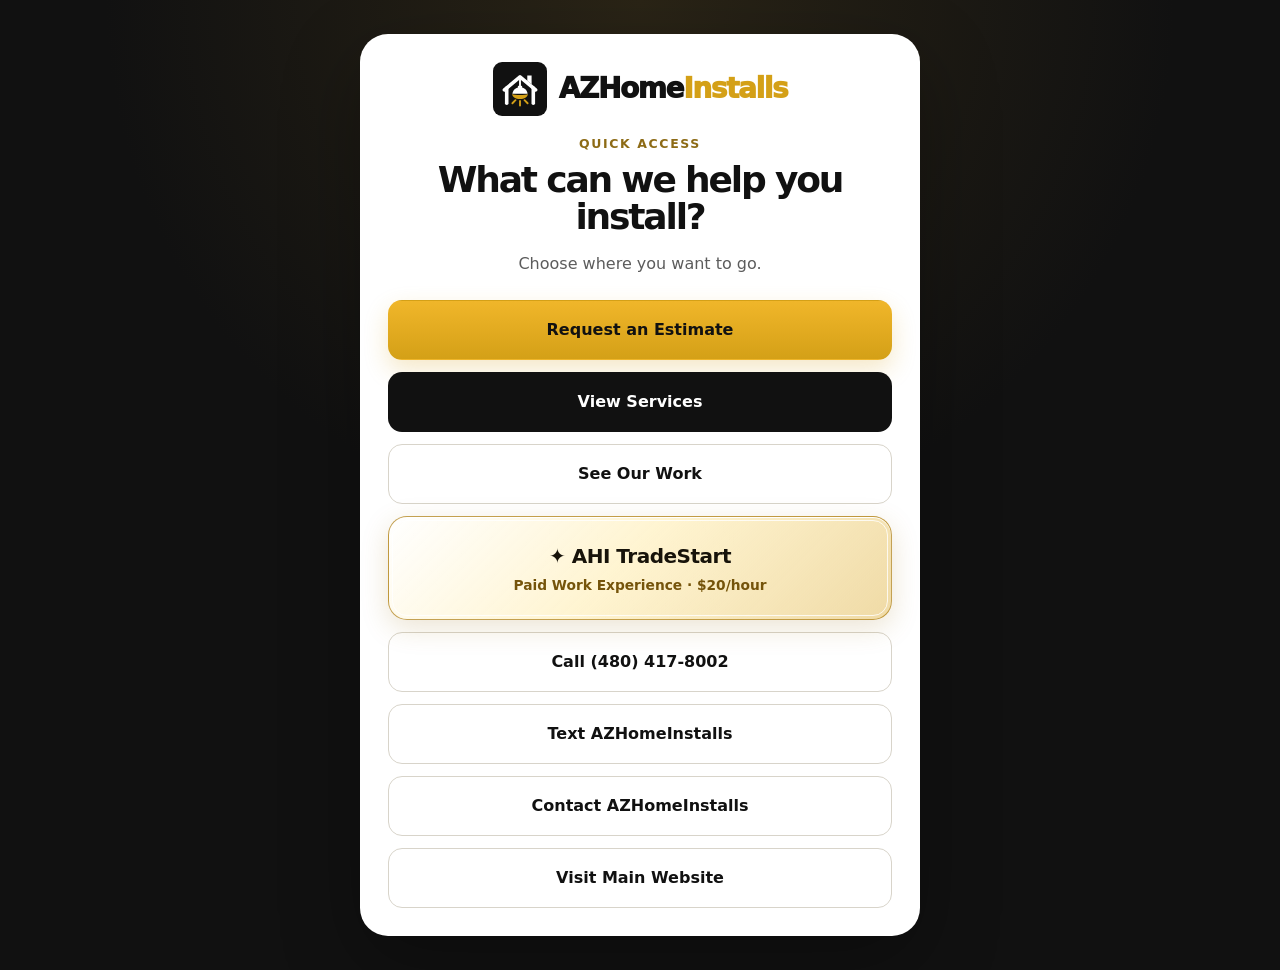
<file: go/index.html>
<!doctype html><html lang="en"><head><base href="/"><meta charset="utf-8"><meta name="viewport" content="width=device-width,initial-scale=1"><meta name="theme-color" content="#111111"><title>AZHomeInstalls | Quick Access</title><meta name="description" content="Quick access to AZHomeInstalls estimates, services, projects, and contact options."><link rel="canonical" href="https://azhomeinstalls.com/go/"><link rel="icon" href="assets/icon.svg" type="image/svg+xml"><link rel="stylesheet" href="css/style.css"><meta property="og:site_name" content="AZHomeInstalls"><meta property="og:type" content="website"><meta property="og:title" content="AZHomeInstalls | Quick Access"><meta property="og:description" content="Quick access to AZHomeInstalls estimates, services, projects, and contact options."><meta property="og:url" content="https://azhomeinstalls.com/go/"><meta property="og:image" content="https://self-defi.github.io/AZHomeInstalls/assets/brand-share.png"><meta property="og:image:secure_url" content="https://self-defi.github.io/AZHomeInstalls/assets/brand-share.png"><meta property="og:image:type" content="image/png"><meta property="og:image:width" content="1200"><meta property="og:image:height" content="630"><meta property="og:image:alt" content="AZHomeInstalls residential installation services"><meta name="twitter:card" content="summary_large_image"><meta name="twitter:title" content="AZHomeInstalls | Quick Access"><meta name="twitter:description" content="Quick access to AZHomeInstalls estimates, services, projects, and contact options."><meta name="twitter:image" content="https://self-defi.github.io/AZHomeInstalls/assets/brand-share.png"><meta name="twitter:image:alt" content="AZHomeInstalls residential installation services"><style>
/* Featured TradeStart destination: luminous glass/gold treatment */
.qr-actions .tradestart-feature{position:relative;isolation:isolate;display:flex;flex-direction:column;gap:3px;text-align:center;min-height:104px;padding:18px 22px;border:1.5px solid rgba(172,123,15,.7);border-radius:19px;color:#17130a;background:linear-gradient(135deg,rgba(255,255,255,.96),rgba(255,243,203,.88) 46%,rgba(220,172,52,.44)),radial-gradient(circle at 18% 10%,rgba(255,255,255,.98),transparent 62%);box-shadow:0 8px 28px rgba(151,105,11,.18),inset 0 1px 0 rgba(255,255,255,.98);backdrop-filter:blur(12px);-webkit-backdrop-filter:blur(12px)}
.qr-actions .tradestart-feature:before{content:"";position:absolute;inset:3px;border:1px solid rgba(255,255,255,.8);border-radius:15px;pointer-events:none}
.qr-actions .tradestart-feature strong{position:relative;font-size:1.25rem;letter-spacing:-.025em}
.qr-actions .tradestart-feature span{position:relative;font-weight:750;color:#75540b;font-size:.86rem}
.qr-actions .tradestart-feature:hover,.qr-actions .tradestart-feature:focus-visible{transform:translateY(-2px);box-shadow:0 12px 30px rgba(151,105,11,.24)}
</style></head><body class="qr-shell"><div class="qr-card"><div class="brand" style="justify-content:center"><img src="assets/icon.svg" alt=""><span>AZHome<span class="gold">Installs</span></span></div><div class="eyebrow" style="text-align:center;margin-top:18px">Quick Access</div><h1>What can we help you install?</h1><p class="lead">Choose where you want to go.</p><div class="qr-actions"><a class="btn btn-primary" href="estimate/">Request an Estimate</a><a class="btn btn-dark" href="services/">View Services</a><a class="btn btn-outline" href="projects/">See Our Work</a><a class="btn tradestart-feature" href="tradestart/" aria-label="Explore AHI TradeStart paid work experience"><strong>✦ AHI TradeStart</strong><span>Paid Work Experience · $20/hour</span></a><a class="btn btn-outline" href="tel:+14804178002">Call (480) 417-8002</a><a class="btn btn-outline" href="sms:+14804178002">Text AZHomeInstalls</a><a class="btn btn-outline" href="contact/">Contact AZHomeInstalls</a><a class="btn btn-outline" href="">Visit Main Website</a></div></div></body></html>
</file>
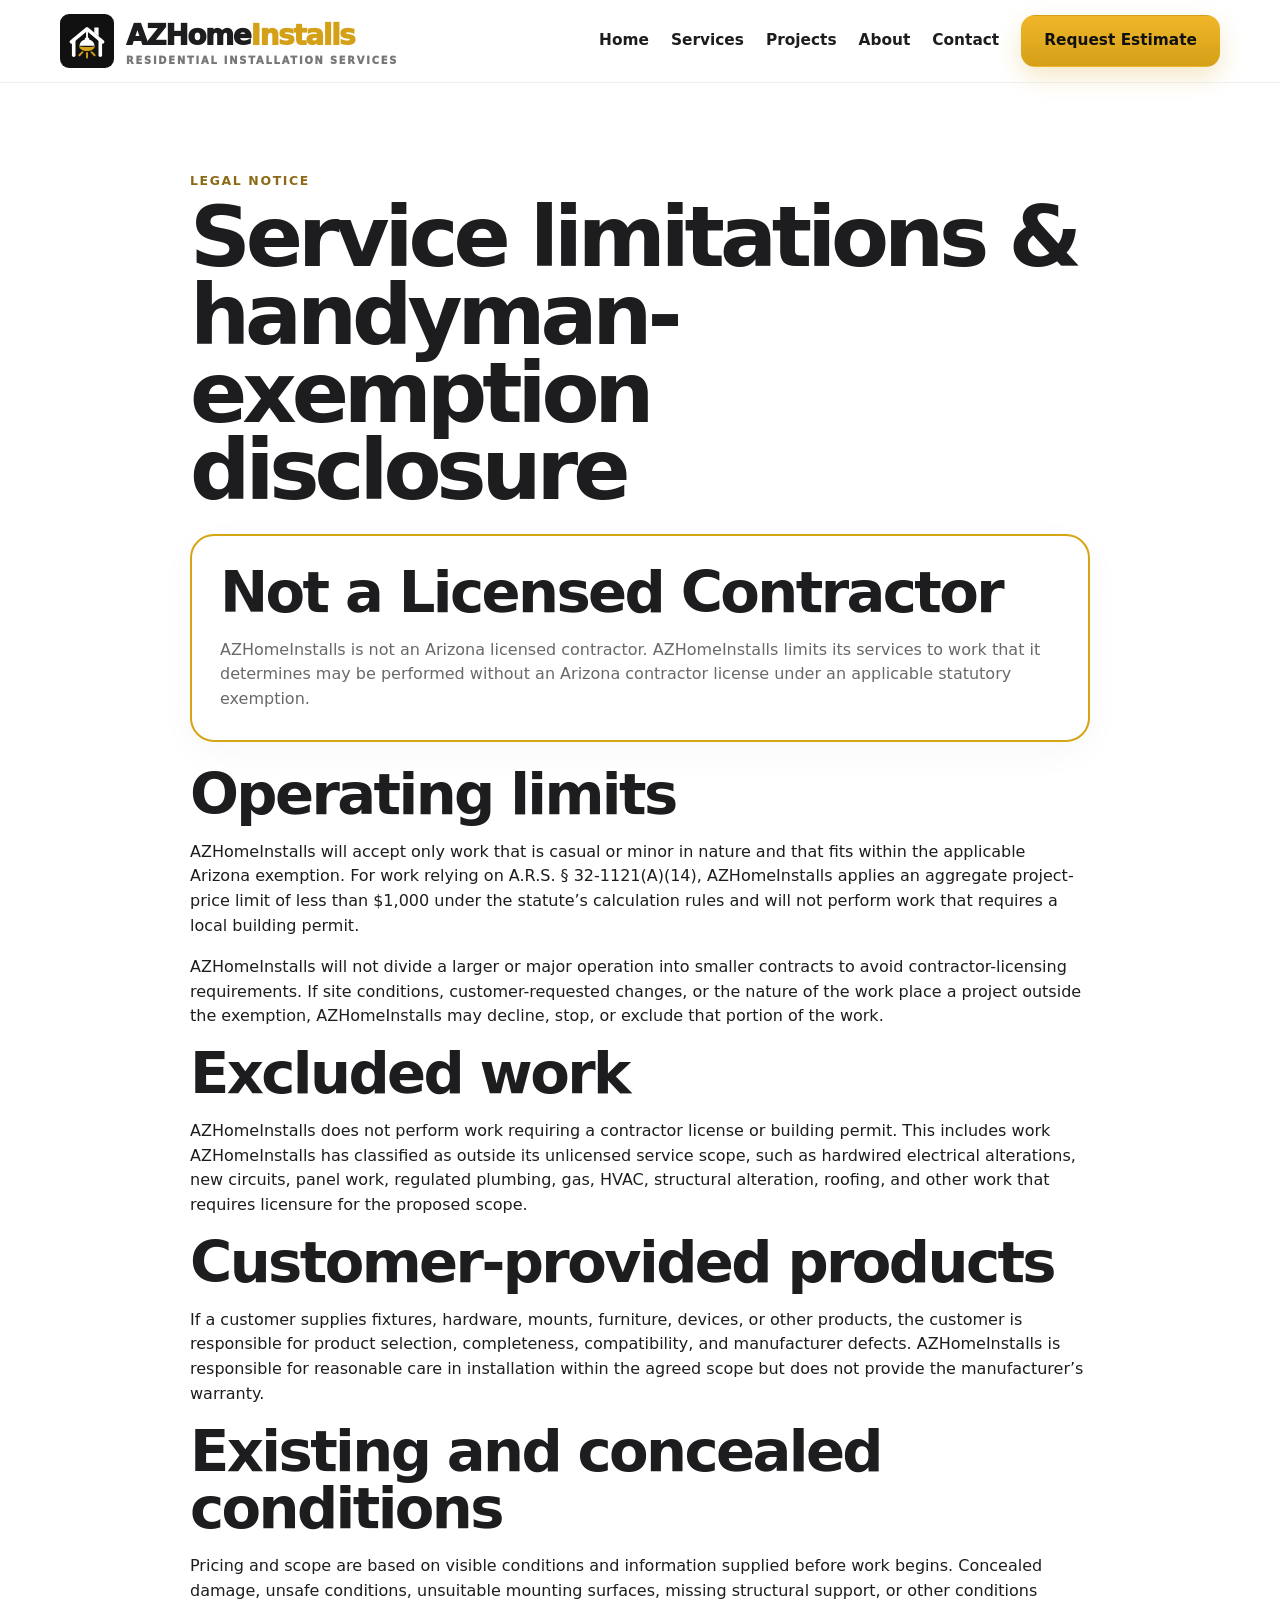
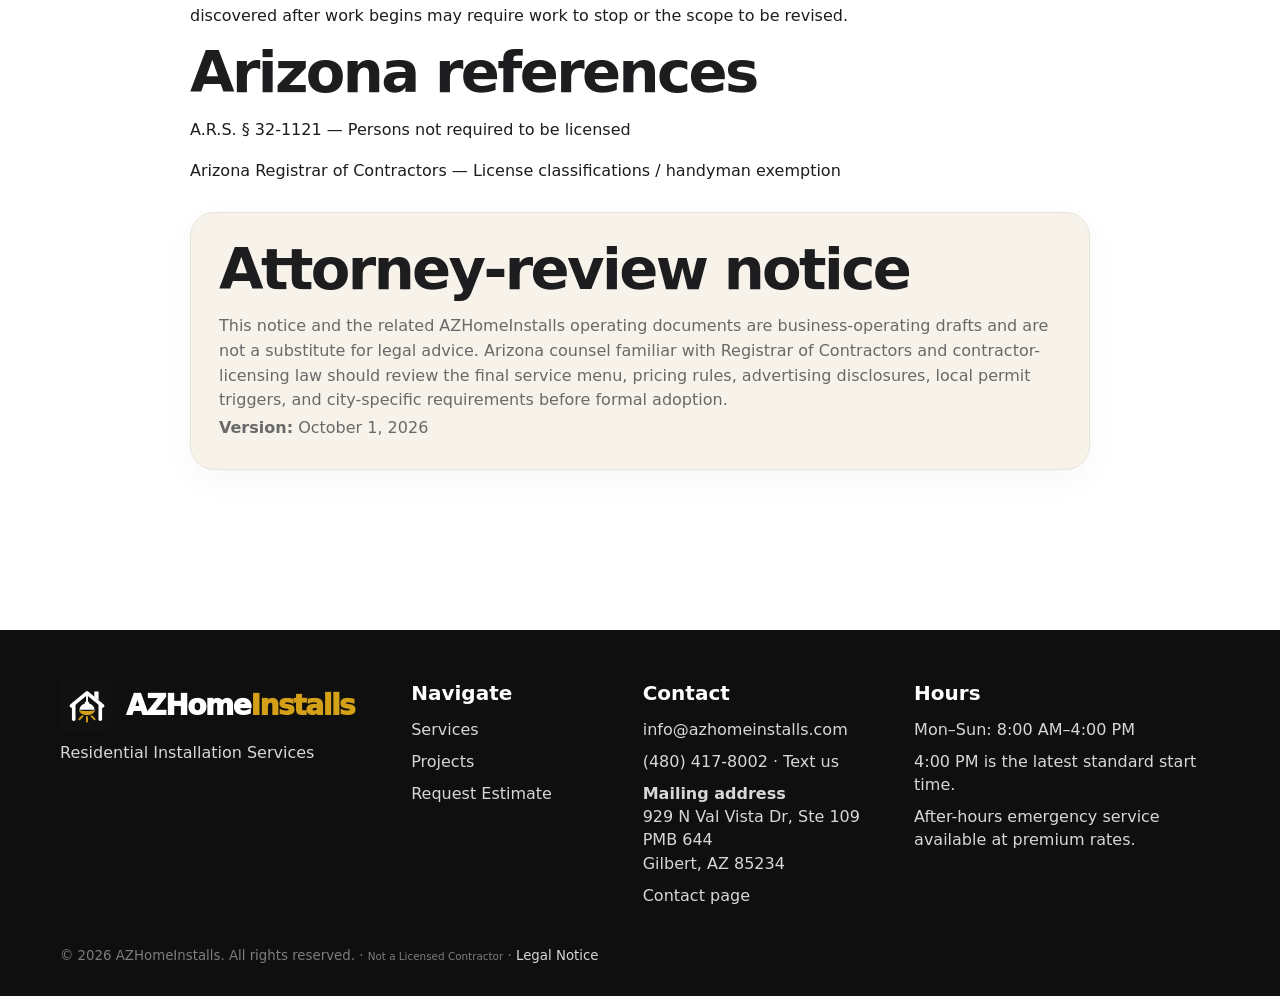
<file: legal/index.html>
<!doctype html><html lang="en"><head><base href="/"><meta charset="utf-8"><meta name="viewport" content="width=device-width,initial-scale=1"><meta name="theme-color" content="#111111"><title>Legal Notice | AZHomeInstalls</title><meta name="description" content="AZHomeInstalls legal notice, service limitations, and Arizona handyman-exemption disclosure."><link rel="canonical" href="https://azhomeinstalls.com/legal/"><link rel="icon" href="assets/icon.svg" type="image/svg+xml"><link rel="stylesheet" href="css/style.css"></head><body><header class="site-header"><div class="container nav"><a class="brand" href=""><img src="assets/icon.svg" alt=""><span>AZHome<span class="gold">Installs</span><small class="brand-sub">Residential Installation Services</small></span></a><nav class="nav-links"><a href="">Home</a><a href="services/">Services</a><a href="projects/">Projects</a><a href="about/">About</a><a href="contact/">Contact</a><a class="btn btn-primary" href="estimate/">Request Estimate</a></nav><a class="mobile-menu" href="go/">MENU</a></div></header><main>
<section class="section"><div class="container" style="max-width:900px"><div class="eyebrow">Legal notice</div><h1>Service limitations &amp; handyman-exemption disclosure</h1><div class="card" style="margin:24px 0;border:2px solid #d6a514"><h2 style="margin-top:0">Not a Licensed Contractor</h2><p>AZHomeInstalls is not an Arizona licensed contractor. AZHomeInstalls limits its services to work that it determines may be performed without an Arizona contractor license under an applicable statutory exemption.</p></div>
<h2>Operating limits</h2><p>AZHomeInstalls will accept only work that is casual or minor in nature and that fits within the applicable Arizona exemption. For work relying on A.R.S. § 32-1121(A)(14), AZHomeInstalls applies an aggregate project-price limit of less than $1,000 under the statute’s calculation rules and will not perform work that requires a local building permit.</p>
<p>AZHomeInstalls will not divide a larger or major operation into smaller contracts to avoid contractor-licensing requirements. If site conditions, customer-requested changes, or the nature of the work place a project outside the exemption, AZHomeInstalls may decline, stop, or exclude that portion of the work.</p>
<h2>Excluded work</h2><p>AZHomeInstalls does not perform work requiring a contractor license or building permit. This includes work AZHomeInstalls has classified as outside its unlicensed service scope, such as hardwired electrical alterations, new circuits, panel work, regulated plumbing, gas, HVAC, structural alteration, roofing, and other work that requires licensure for the proposed scope.</p>
<h2>Customer-provided products</h2><p>If a customer supplies fixtures, hardware, mounts, furniture, devices, or other products, the customer is responsible for product selection, completeness, compatibility, and manufacturer defects. AZHomeInstalls is responsible for reasonable care in installation within the agreed scope but does not provide the manufacturer’s warranty.</p>
<h2>Existing and concealed conditions</h2><p>Pricing and scope are based on visible conditions and information supplied before work begins. Concealed damage, unsafe conditions, unsuitable mounting surfaces, missing structural support, or other conditions discovered after work begins may require work to stop or the scope to be revised.</p>
<h2>Arizona references</h2><p><a href="https://www.azleg.gov/ars/32/01121.htm" target="_blank" rel="noopener">A.R.S. § 32-1121 — Persons not required to be licensed</a></p><p><a href="https://roc.az.gov/license-classifications" target="_blank" rel="noopener">Arizona Registrar of Contractors — License classifications / handyman exemption</a></p>
<div class="card" style="margin-top:28px;background:#f7f3ea"><h2 style="margin-top:0">Attorney-review notice</h2><p>This notice and the related AZHomeInstalls operating documents are business-operating drafts and are not a substitute for legal advice. Arizona counsel familiar with Registrar of Contractors and contractor-licensing law should review the final service menu, pricing rules, advertising disclosures, local permit triggers, and city-specific requirements before formal adoption.</p><p><strong>Version:</strong> October 1, 2026</p></div></div></section></main>
<footer class="footer"><div class="container"><div class="footer-grid"><div><div class="brand"><img src="assets/icon.svg" alt=""><span>AZHome<span class="gold">Installs</span></span></div><p>Residential Installation Services</p></div><div><h3>Navigate</h3><p><a href="services/">Services</a></p><p><a href="projects/">Projects</a></p><p><a href="estimate/">Request Estimate</a></p></div><div><h3>Contact</h3><p><a href="mailto:info@azhomeinstalls.com">info@azhomeinstalls.com</a></p><p><a href="tel:+14804178002">(480) 417-8002</a> · <a href="sms:+14804178002">Text us</a></p><p><strong>Mailing address</strong><br>929 N Val Vista Dr, Ste 109 PMB 644<br>Gilbert, AZ 85234</p><p><a href="contact/">Contact page</a></p></div><div><h3>Hours</h3><p>Mon–Sun: 8:00 AM–4:00 PM</p><p>4:00 PM is the latest standard start time.</p><p>After-hours emergency service available at premium rates.</p></div></div><small>© <span data-year></span> AZHomeInstalls. All rights reserved. · <span style="font-size:.78em">Not a Licensed Contractor</span> · <a href="legal/">Legal Notice</a></small></div></footer><script src="js/main.js"></script></body></html>
</file>
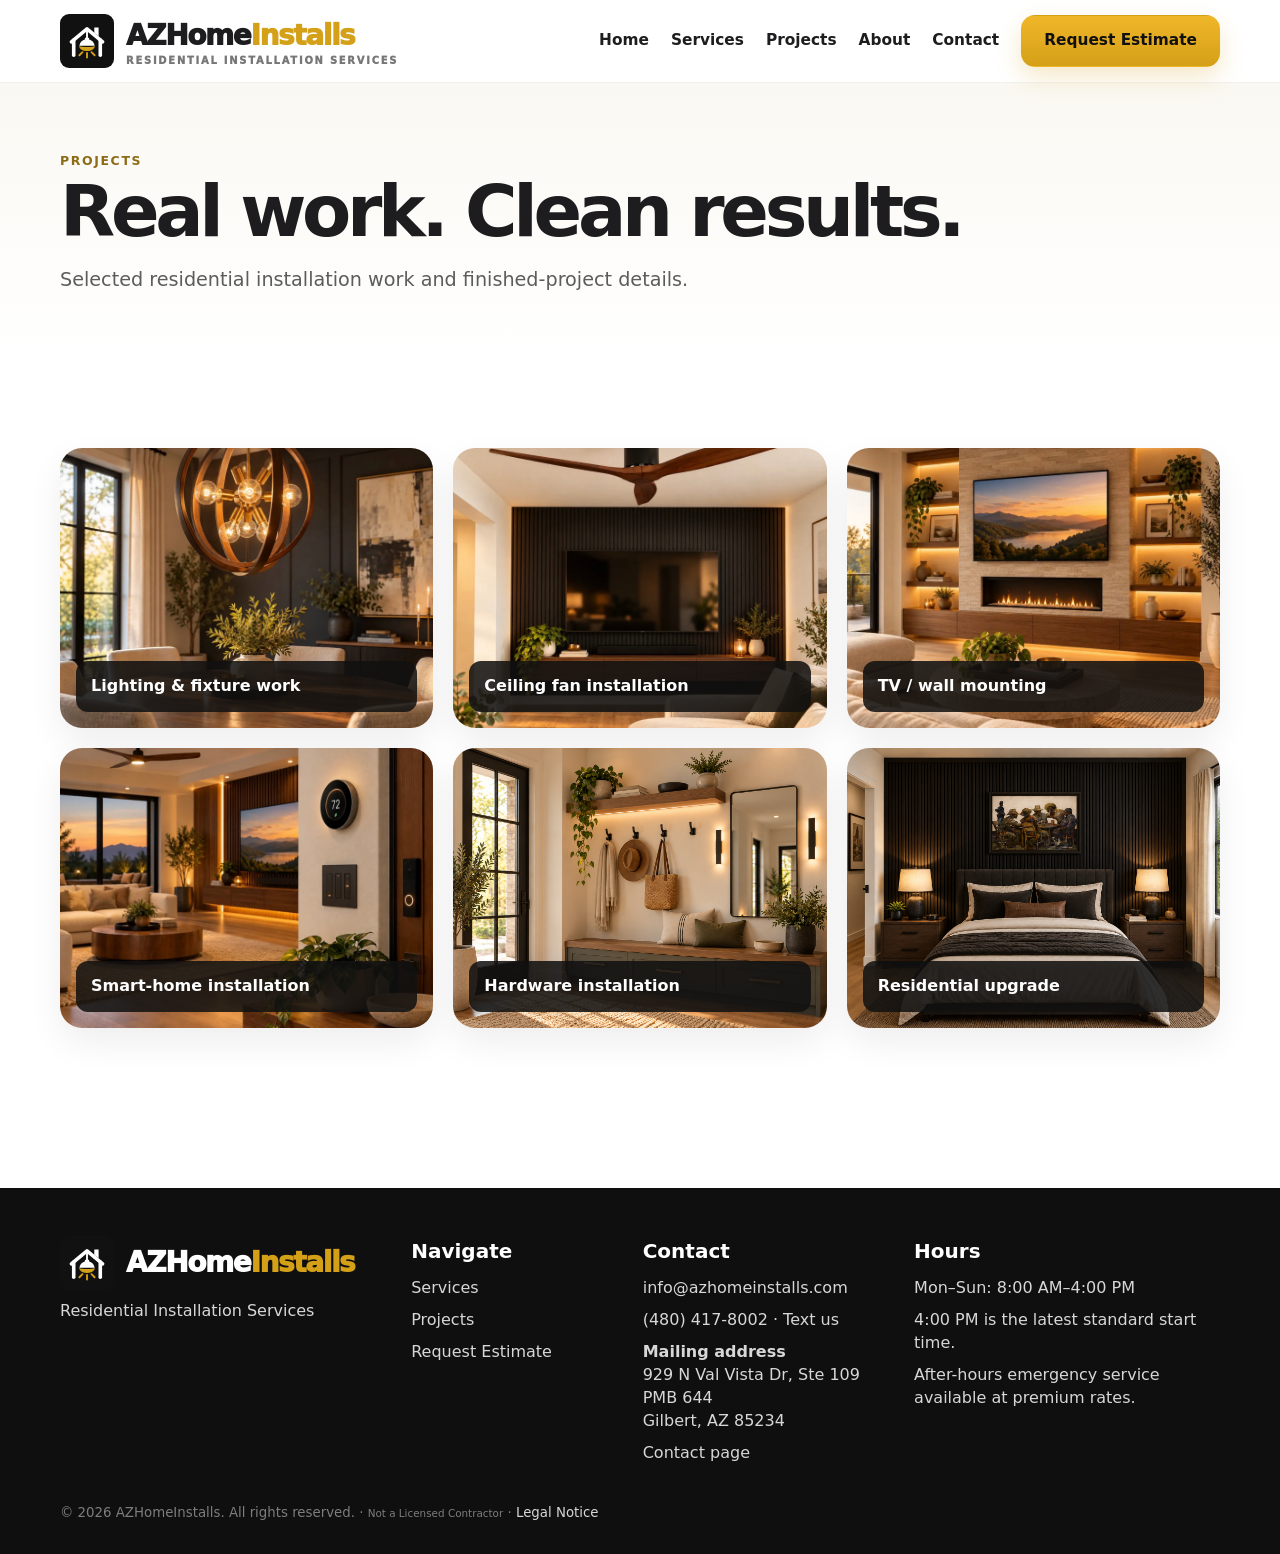
<file: projects/index.html>
<!doctype html><html lang="en"><head><base href="/"><meta charset="utf-8"><meta name="viewport" content="width=device-width,initial-scale=1"><meta name="theme-color" content="#111111"><title>Projects | AZHomeInstalls</title><meta name="description" content="View selected AZHomeInstalls residential installation projects and finished-project visuals."><link rel="canonical" href="https://azhomeinstalls.com/projects/"><link rel="icon" href="assets/icon.svg" type="image/svg+xml"><link rel="stylesheet" href="css/style.css"><meta property="og:site_name" content="AZHomeInstalls"><meta property="og:type" content="website"><meta property="og:title" content="Projects | AZHomeInstalls"><meta property="og:description" content="View selected AZHomeInstalls residential installation projects and finished-project visuals."><meta property="og:url" content="https://azhomeinstalls.com/projects/"><meta property="og:image" content="https://self-defi.github.io/AZHomeInstalls/assets/brand-share.png"><meta property="og:image:secure_url" content="https://self-defi.github.io/AZHomeInstalls/assets/brand-share.png"><meta property="og:image:type" content="image/png"><meta property="og:image:width" content="1200"><meta property="og:image:height" content="630"><meta property="og:image:alt" content="AZHomeInstalls residential installation services"><meta name="twitter:card" content="summary_large_image"><meta name="twitter:title" content="Projects | AZHomeInstalls"><meta name="twitter:description" content="View selected AZHomeInstalls residential installation projects and finished-project visuals."><meta name="twitter:image" content="https://self-defi.github.io/AZHomeInstalls/assets/brand-share.png"><meta name="twitter:image:alt" content="AZHomeInstalls residential installation services"></head><body><header class="site-header"><div class="container nav"><a class="brand" href=""><img src="assets/icon.svg" alt=""><span>AZHome<span class="gold">Installs</span><small class="brand-sub">Residential Installation Services</small></span></a><nav class="nav-links"><a href="">Home</a><a href="services/">Services</a><a href="projects/">Projects</a><a href="about/">About</a><a href="contact/">Contact</a><a class="btn btn-primary" href="estimate/">Request Estimate</a></nav><a class="mobile-menu" href="go/">MENU</a></div></header><main><section class="page-hero"><div class="container"><div class="eyebrow">Projects</div><h1>Real work. Clean results.</h1><p class="lead">Selected residential installation work and finished-project details.</p></div></section><section class="section"><div class="container project-grid"><div class="project project-lighting" data-label="Lighting & fixture work"></div><div class="project project-fan" data-label="Ceiling fan installation"></div><div class="project project-tv" data-label="TV / wall mounting"></div><div class="project project-smart" data-label="Smart-home installation"></div><div class="project project-hardware" data-label="Hardware installation"></div><div class="project project-residential" data-label="Residential upgrade"></div></div></section></main><footer class="footer"><div class="container"><div class="footer-grid"><div><div class="brand"><img src="assets/icon.svg" alt=""><span>AZHome<span class="gold">Installs</span></span></div><p>Residential Installation Services</p></div><div><h3>Navigate</h3><p><a href="services/">Services</a></p><p><a href="projects/">Projects</a></p><p><a href="estimate/">Request Estimate</a></p></div><div><h3>Contact</h3><p><a href="mailto:info@azhomeinstalls.com">info@azhomeinstalls.com</a></p><p><a href="tel:+14804178002">(480) 417-8002</a> · <a href="sms:+14804178002">Text us</a></p><p><strong>Mailing address</strong><br>929 N Val Vista Dr, Ste 109 PMB 644<br>Gilbert, AZ 85234</p><p><a href="contact/">Contact page</a></p></div><div><h3>Hours</h3><p>Mon–Sun: 8:00 AM–4:00 PM</p><p>4:00 PM is the latest standard start time.</p><p>After-hours emergency service available at premium rates.</p></div></div><small>© <span data-year></span> AZHomeInstalls. All rights reserved. · <span style="font-size:.78em">Not a Licensed Contractor</span> · <a href="legal/">Legal Notice</a></small></div></footer><script src="js/main.js"></script></body></html>
</file>
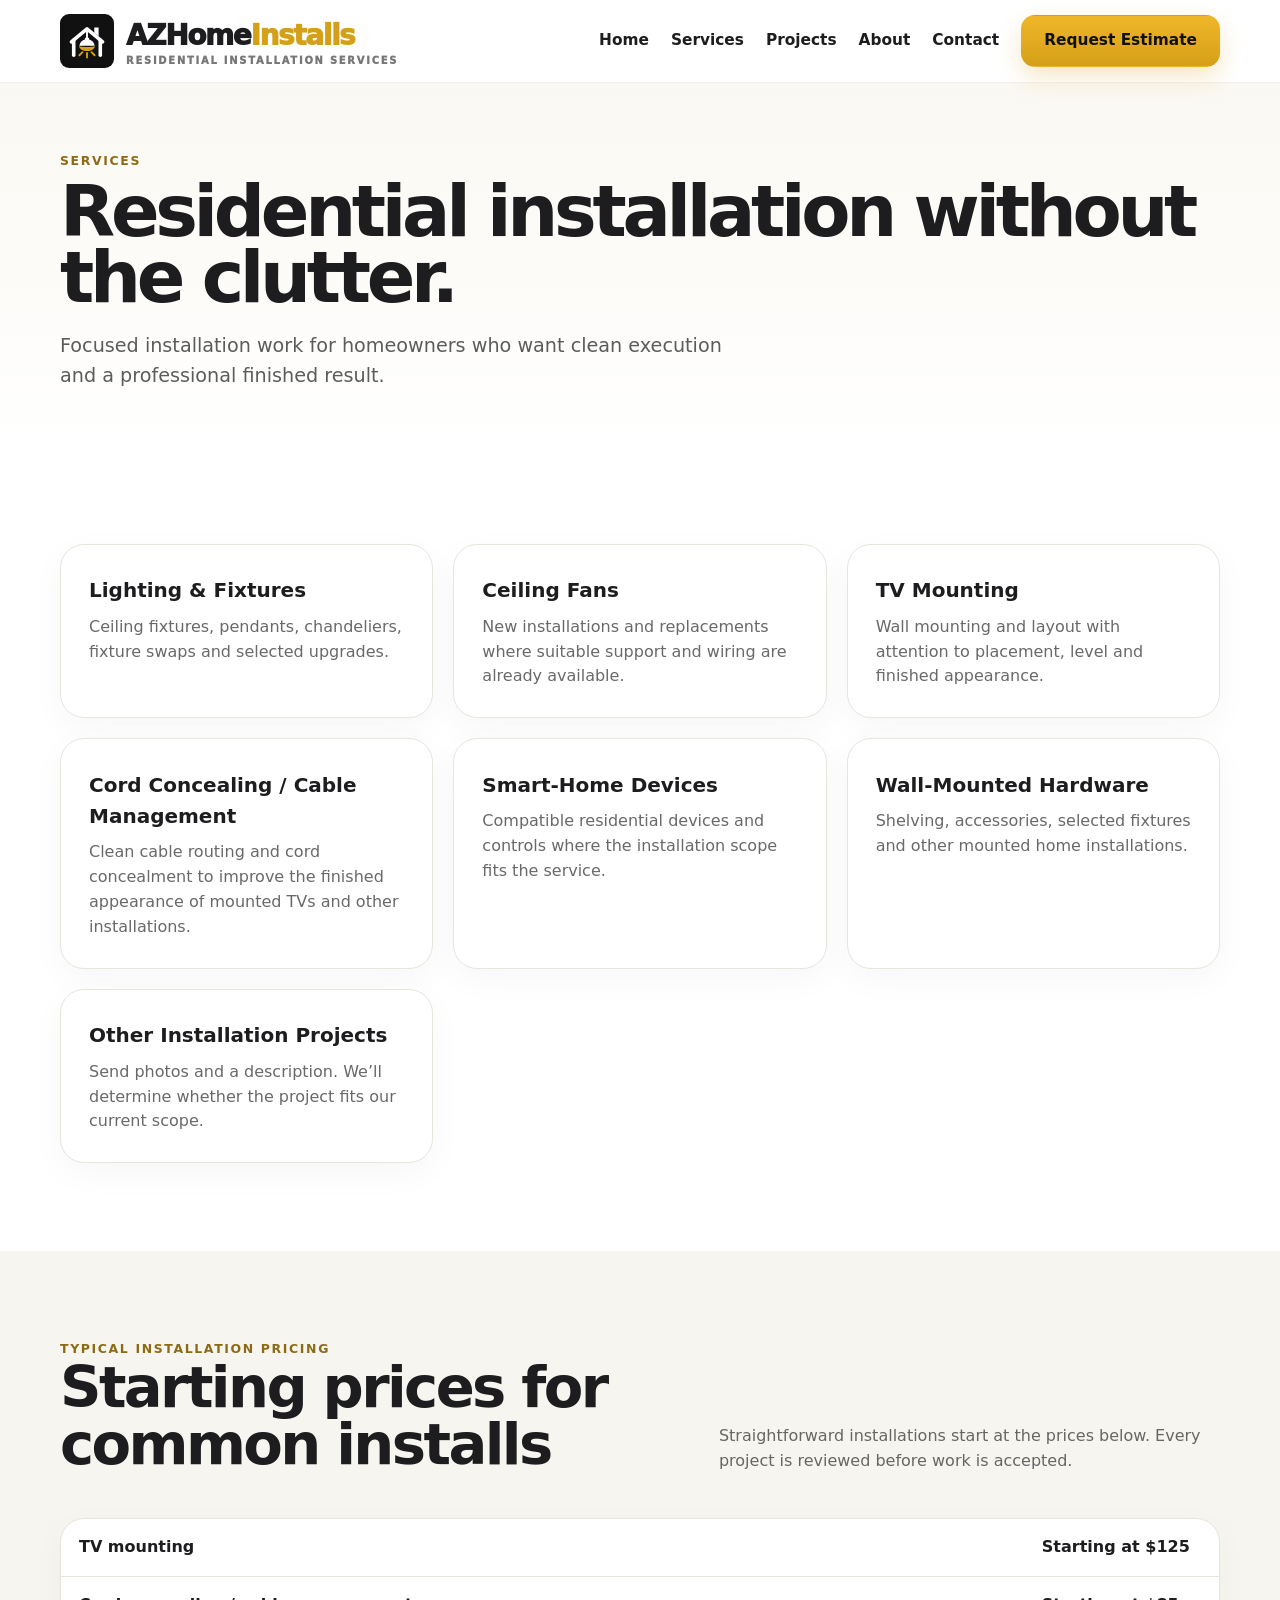
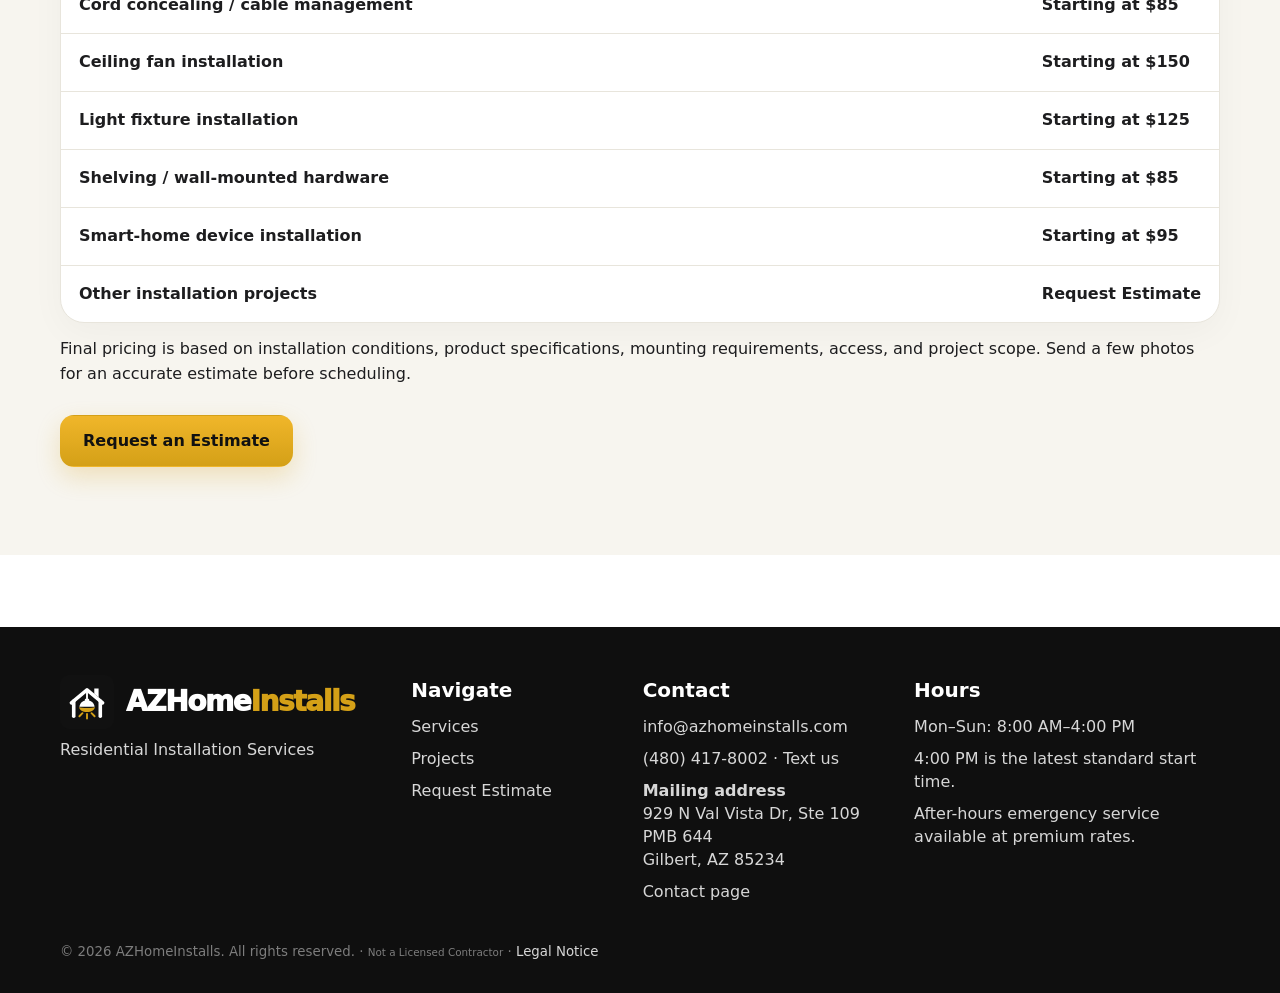
<file: services/index.html>
<!doctype html><html lang="en"><head><base href="/"><meta charset="utf-8"><meta name="viewport" content="width=device-width,initial-scale=1"><meta name="theme-color" content="#111111"><title>Services | AZHomeInstalls</title><meta name="description" content="Explore AZHomeInstalls residential installation services, including lighting, ceiling fans, TV mounting, cord concealing and cable management, smart-home devices, and wall-mounted hardware."><link rel="canonical" href="https://azhomeinstalls.com/services/"><link rel="icon" href="assets/icon.svg" type="image/svg+xml"><link rel="stylesheet" href="css/style.css"><meta property="og:site_name" content="AZHomeInstalls"><meta property="og:type" content="website"><meta property="og:title" content="Services | AZHomeInstalls"><meta property="og:description" content="Explore AZHomeInstalls residential installation services, including lighting, ceiling fans, TV mounting, cord concealing and cable management, smart-home devices, and wall-mounted hardware."><meta property="og:url" content="https://azhomeinstalls.com/services/"><meta property="og:image" content="https://self-defi.github.io/AZHomeInstalls/assets/brand-share.png"><meta property="og:image:secure_url" content="https://self-defi.github.io/AZHomeInstalls/assets/brand-share.png"><meta property="og:image:type" content="image/png"><meta property="og:image:width" content="1200"><meta property="og:image:height" content="630"><meta property="og:image:alt" content="AZHomeInstalls residential installation services"><meta name="twitter:card" content="summary_large_image"><meta name="twitter:title" content="Services | AZHomeInstalls"><meta name="twitter:description" content="Explore AZHomeInstalls residential installation services, including lighting, ceiling fans, TV mounting, cord concealing and cable management, smart-home devices, and wall-mounted hardware."><meta name="twitter:image" content="https://self-defi.github.io/AZHomeInstalls/assets/brand-share.png"><meta name="twitter:image:alt" content="AZHomeInstalls residential installation services"></head><body><header class="site-header"><div class="container nav"><a class="brand" href=""><img src="assets/icon.svg" alt=""><span>AZHome<span class="gold">Installs</span><small class="brand-sub">Residential Installation Services</small></span></a><nav class="nav-links"><a href="">Home</a><a href="services/">Services</a><a href="projects/">Projects</a><a href="about/">About</a><a href="contact/">Contact</a><a class="btn btn-primary" href="estimate/">Request Estimate</a></nav><a class="mobile-menu" href="go/">MENU</a></div></header><main><section class="page-hero"><div class="container"><div class="eyebrow">Services</div><h1>Residential installation without the clutter.</h1><p class="lead">Focused installation work for homeowners who want clean execution and a professional finished result.</p></div></section><section class="section"><div class="container grid-3"><div class="card"><h3>Lighting & Fixtures</h3><p>Ceiling fixtures, pendants, chandeliers, fixture swaps and selected upgrades.</p></div><div class="card"><h3>Ceiling Fans</h3><p>New installations and replacements where suitable support and wiring are already available.</p></div><div class="card"><h3>TV Mounting</h3><p>Wall mounting and layout with attention to placement, level and finished appearance.</p></div><div class="card"><h3>Cord Concealing / Cable Management</h3><p>Clean cable routing and cord concealment to improve the finished appearance of mounted TVs and other installations.</p></div><div class="card"><h3>Smart-Home Devices</h3><p>Compatible residential devices and controls where the installation scope fits the service.</p></div><div class="card"><h3>Wall-Mounted Hardware</h3><p>Shelving, accessories, selected fixtures and other mounted home installations.</p></div><div class="card"><h3>Other Installation Projects</h3><p>Send photos and a description. We’ll determine whether the project fits our current scope.</p></div></div></section><section class="section section-soft"><div class="container"><div class="section-head"><div><div class="eyebrow">Typical installation pricing</div><h2>Starting prices for common installs</h2></div><p>Straightforward installations start at the prices below. Every project is reviewed before work is accepted.</p></div><div class="card" style="padding:0;overflow:hidden"><div style="display:grid;grid-template-columns:1fr auto;gap:0"><div style="padding:16px 18px;border-bottom:1px solid var(--line);font-weight:800">TV mounting</div><div style="padding:16px 18px;border-bottom:1px solid var(--line);font-weight:900">Starting at $125</div><div style="padding:16px 18px;border-bottom:1px solid var(--line);font-weight:800">Cord concealing / cable management</div><div style="padding:16px 18px;border-bottom:1px solid var(--line);font-weight:900">Starting at $85</div><div style="padding:16px 18px;border-bottom:1px solid var(--line);font-weight:800">Ceiling fan installation</div><div style="padding:16px 18px;border-bottom:1px solid var(--line);font-weight:900">Starting at $150</div><div style="padding:16px 18px;border-bottom:1px solid var(--line);font-weight:800">Light fixture installation</div><div style="padding:16px 18px;border-bottom:1px solid var(--line);font-weight:900">Starting at $125</div><div style="padding:16px 18px;border-bottom:1px solid var(--line);font-weight:800">Shelving / wall-mounted hardware</div><div style="padding:16px 18px;border-bottom:1px solid var(--line);font-weight:900">Starting at $85</div><div style="padding:16px 18px;border-bottom:1px solid var(--line);font-weight:800">Smart-home device installation</div><div style="padding:16px 18px;border-bottom:1px solid var(--line);font-weight:900">Starting at $95</div><div style="padding:16px 18px;font-weight:800">Other installation projects</div><div style="padding:16px 18px;font-weight:900">Request Estimate</div></div></div><p class="muted" style="margin-top:14px">Final pricing is based on installation conditions, product specifications, mounting requirements, access, and project scope. Send a few photos for an accurate estimate before scheduling.</p><div class="hero-actions"><a class="btn btn-primary" href="estimate/">Request an Estimate</a></div></div></section></main><footer class="footer"><div class="container"><div class="footer-grid"><div><div class="brand"><img src="assets/icon.svg" alt=""><span>AZHome<span class="gold">Installs</span></span></div><p>Residential Installation Services</p></div><div><h3>Navigate</h3><p><a href="services/">Services</a></p><p><a href="projects/">Projects</a></p><p><a href="estimate/">Request Estimate</a></p></div><div><h3>Contact</h3><p><a href="mailto:info@azhomeinstalls.com">info@azhomeinstalls.com</a></p><p><a href="tel:+14804178002">(480) 417-8002</a> · <a href="sms:+14804178002">Text us</a></p><p><strong>Mailing address</strong><br>929 N Val Vista Dr, Ste 109 PMB 644<br>Gilbert, AZ 85234</p><p><a href="contact/">Contact page</a></p></div><div><h3>Hours</h3><p>Mon–Sun: 8:00 AM–4:00 PM</p><p>4:00 PM is the latest standard start time.</p><p>After-hours emergency service available at premium rates.</p></div></div><small>© <span data-year></span> AZHomeInstalls. All rights reserved. · <span style="font-size:.78em">Not a Licensed Contractor</span> · <a href="legal/">Legal Notice</a></small></div></footer><script src="js/main.js"></script></body></html>
</file>
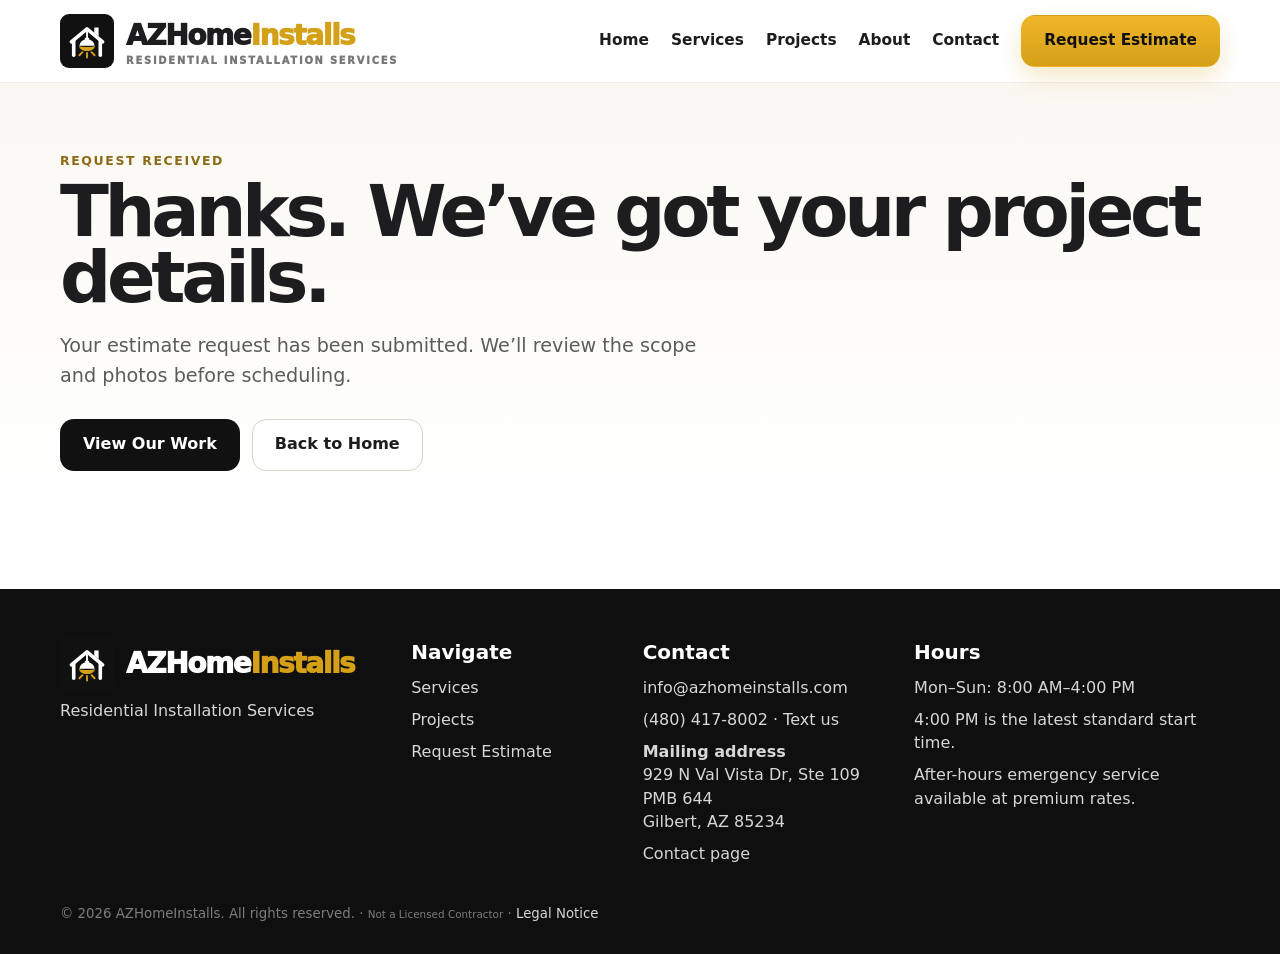
<file: thanks/index.html>
<!doctype html><html lang="en"><head><base href="/"><meta charset="utf-8"><meta name="viewport" content="width=device-width,initial-scale=1"><meta name="theme-color" content="#111111"><title>Request Received | AZHomeInstalls</title><meta name="description" content="Your AZHomeInstalls estimate request has been received."><link rel="canonical" href="https://azhomeinstalls.com/thanks/"><link rel="icon" href="assets/icon.svg" type="image/svg+xml"><link rel="stylesheet" href="css/style.css"></head><body><header class="site-header"><div class="container nav"><a class="brand" href=""><img src="assets/icon.svg" alt=""><span>AZHome<span class="gold">Installs</span><small class="brand-sub">Residential Installation Services</small></span></a><nav class="nav-links"><a href="">Home</a><a href="services/">Services</a><a href="projects/">Projects</a><a href="about/">About</a><a href="contact/">Contact</a><a class="btn btn-primary" href="estimate/">Request Estimate</a></nav><a class="mobile-menu" href="go/">MENU</a></div></header><main><section class="page-hero"><div class="container"><div class="eyebrow">Request received</div><h1>Thanks. We’ve got your project details.</h1><p class="lead">Your estimate request has been submitted. We’ll review the scope and photos before scheduling.</p><div class="hero-actions"><a class="btn btn-dark" href="projects/">View Our Work</a><a class="btn btn-outline" href="">Back to Home</a></div></div></section></main><footer class="footer"><div class="container"><div class="footer-grid"><div><div class="brand"><img src="assets/icon.svg" alt=""><span>AZHome<span class="gold">Installs</span></span></div><p>Residential Installation Services</p></div><div><h3>Navigate</h3><p><a href="services/">Services</a></p><p><a href="projects/">Projects</a></p><p><a href="estimate/">Request Estimate</a></p></div><div><h3>Contact</h3><p><a href="mailto:info@azhomeinstalls.com">info@azhomeinstalls.com</a></p><p><a href="tel:+14804178002">(480) 417-8002</a> · <a href="sms:+14804178002">Text us</a></p><p><strong>Mailing address</strong><br>929 N Val Vista Dr, Ste 109 PMB 644<br>Gilbert, AZ 85234</p><p><a href="contact/">Contact page</a></p></div><div><h3>Hours</h3><p>Mon–Sun: 8:00 AM–4:00 PM</p><p>4:00 PM is the latest standard start time.</p><p>After-hours emergency service available at premium rates.</p></div></div><small>© <span data-year></span> AZHomeInstalls. All rights reserved. · <span style="font-size:.78em">Not a Licensed Contractor</span> · <a href="legal/">Legal Notice</a></small></div></footer><script src="js/main.js"></script></body></html>
</file>
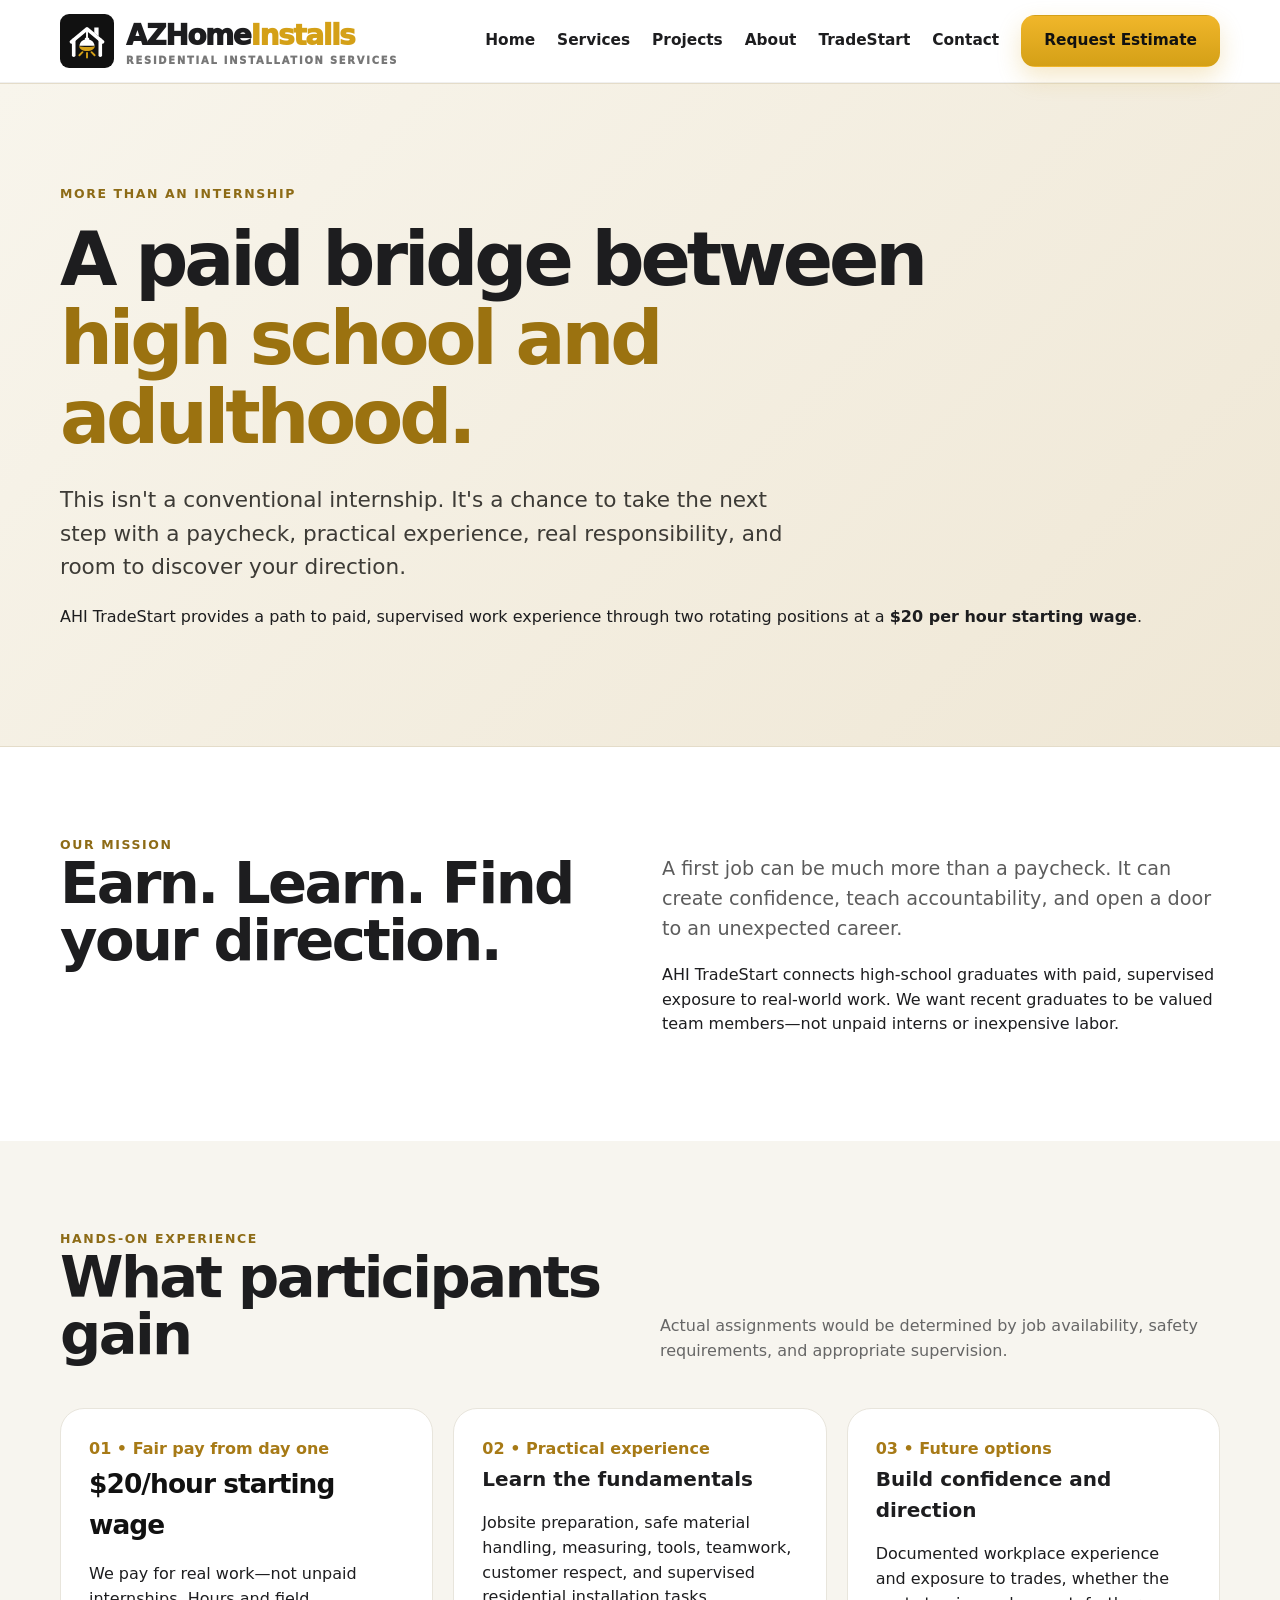
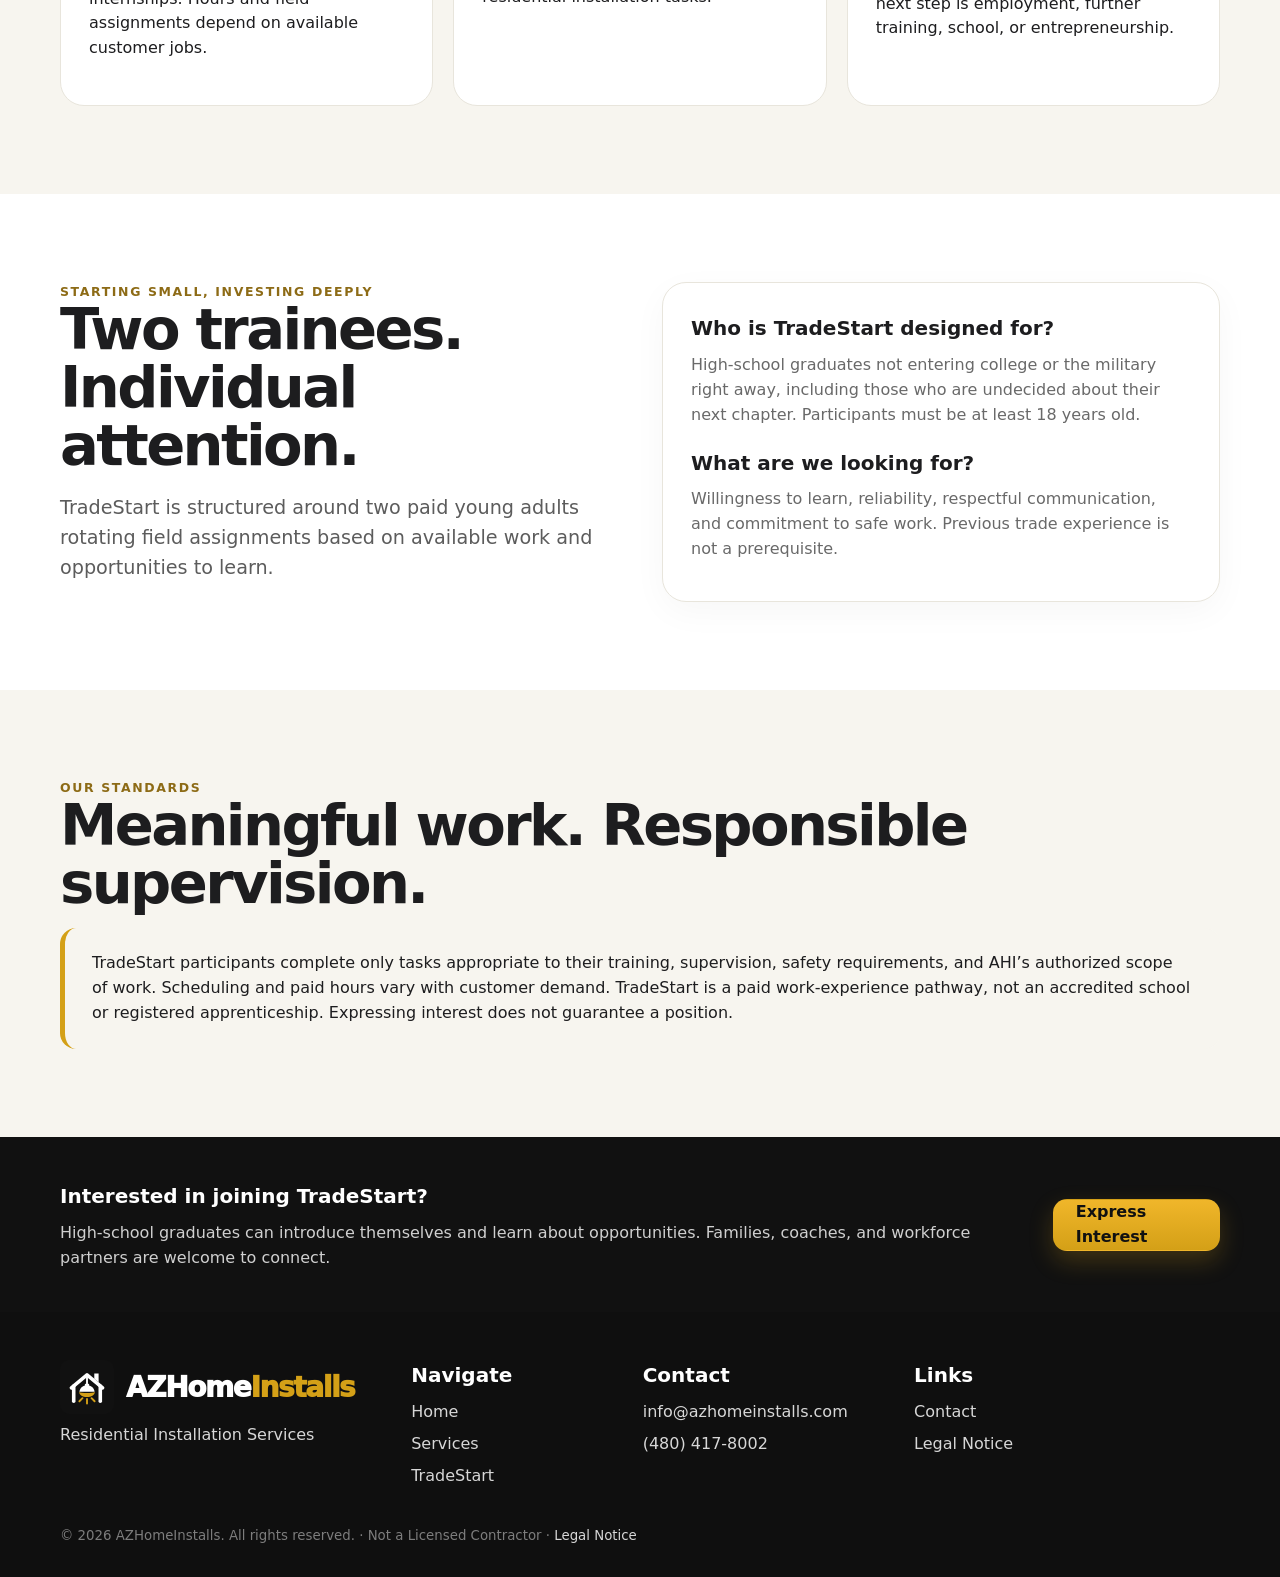
<file: tradestart/index.html>
<!doctype html><html lang="en"><head><base href="/"><meta charset="utf-8"><meta name="viewport" content="width=device-width,initial-scale=1"><title>AHI TradeStart | Your Next Step Starts Here</title><meta name="description" content="AHI TradeStart: a paid work-experience initiative for high-school graduates exploring what comes next."><link rel="canonical" href="https://azhomeinstalls.com/tradestart/"><link rel="icon" href="assets/icon.svg" type="image/svg+xml"><link rel="stylesheet" href="css/style.css"><style>.ts-hero{padding:90px 0;background:radial-gradient(circle at 95% 15%,#4b3918,#111 65%);color:#fff}.ts-hero .lead{color:#e5dfd5}.ts-hero h1{font-size:clamp(3rem,6vw,5.5rem);max-width:950px}.ts-hero .eyebrow{color:#f0b62a}.ts-pill{display:inline-block;margin-top:28px;border:1px solid #b38b31;border-radius:30px;padding:9px 15px;color:#f0b62a;font-weight:700}.ts-steps{display:grid;grid-template-columns:repeat(3,1fr);gap:20px}.ts-steps article{border:1px solid #e8e5dc;border-radius:24px;padding:28px;background:#fff}.ts-steps strong{color:#a77a16}.ts-notice{padding:23px 27px;border-radius:16px;border-left:5px solid #d4a017;background:#f7f5ef}.ts-bridge{padding:100px 0;background:linear-gradient(135deg,#f8f5ec,#efe7d5);border-top:1px solid #e4dcc9;border-bottom:1px solid #e4dcc9}.ts-bridge h2{font-size:clamp(2.5rem,5.8vw,5.1rem);line-height:1.06;max-width:970px;letter-spacing:-.055em;margin:18px 0 26px}.ts-bridge .lead{max-width:760px;font-size:1.35rem;color:#3d3b36}.ts-bridge .bridge-emphasis{color:#9b7210}.ts-pay{font-size:1.65rem;font-weight:900;color:#111;letter-spacing:-.035em}@media(max-width:850px){.ts-bridge{padding:62px 0}}@media(max-width:850px){.ts-steps{grid-template-columns:1fr}.ts-hero{padding:60px 0}}</style><meta property="og:site_name" content="AZHomeInstalls"><meta property="og:type" content="website"><meta property="og:title" content="AHI TradeStart | A Paid Bridge Between High School and Adulthood"><meta property="og:description" content="Paid hands-on work experience. $20/hour starting wage. Real-world skills and opportunity for high-school graduates."><meta property="og:url" content="https://azhomeinstalls.com/tradestart/"><meta property="og:image" content="https://azhomeinstalls.com/assets/tradestart/tradestart-share.png"><meta property="og:image:secure_url" content="https://azhomeinstalls.com/assets/tradestart/tradestart-share.png"><meta property="og:image:type" content="image/png"><meta property="og:image:alt" content="AHI TradeStart — a paid bridge between high school and adulthood"><meta name="twitter:card" content="summary_large_image"><meta name="twitter:title" content="AHI TradeStart | Your Next Step Starts Here"><meta name="twitter:description" content="Paid work experience and real-world skills. Starting at $20/hour."><meta name="twitter:image" content="https://azhomeinstalls.com/assets/tradestart/tradestart-share.png"></head><body>
<header class="site-header"><div class="container nav"><a class="brand" href=""><img src="assets/icon.svg" alt=""><span>AZHome<span class="gold">Installs</span><small class="brand-sub">Residential Installation Services</small></span></a><nav class="nav-links"><a href="">Home</a><a href="services/">Services</a><a href="projects/">Projects</a><a href="about/">About</a><a href="tradestart/" aria-current="page">TradeStart</a><a href="contact/">Contact</a><a class="btn btn-primary" href="estimate/">Request Estimate</a></nav><a class="mobile-menu" href="go/">MENU</a></div></header>
<main><section class="ts-bridge" aria-labelledby="bridge-heading"><div class="container"><div class="eyebrow">More than an internship</div><h2 id="bridge-heading">A paid bridge between <span class="bridge-emphasis">high school and adulthood.</span></h2><p class="lead">This isn't a conventional internship. It's a chance to take the next step with a paycheck, practical experience, real responsibility, and room to discover your direction.</p><p>AHI TradeStart provides a path to paid, supervised work experience through two rotating positions at a <strong>$20 per hour starting wage</strong>.</p></div></section><section class="section" id="program"><div class="container split"><div><div class="eyebrow">Our mission</div><h2>Earn. Learn. Find your direction.</h2></div><div><p class="lead">A first job can be much more than a paycheck. It can create confidence, teach accountability, and open a door to an unexpected career.</p><p>AHI TradeStart connects high-school graduates with paid, supervised exposure to real-world work. We want recent graduates to be valued team members—not unpaid interns or inexpensive labor.</p></div></div></section>
<section class="section section-soft"><div class="container"><div class="section-head"><div><div class="eyebrow">Hands-on experience</div><h2>What participants gain</h2></div><p>Actual assignments would be determined by job availability, safety requirements, and appropriate supervision.</p></div><div class="ts-steps"><article><strong>01 • Fair pay from day one</strong><h3 class="ts-pay">$20/hour starting wage</h3><p>We pay for real work—not unpaid internships. Hours and field assignments depend on available customer jobs.</p></article><article><strong>02 • Practical experience</strong><h3>Learn the fundamentals</h3><p>Jobsite preparation, safe material handling, measuring, tools, teamwork, customer respect, and supervised residential installation tasks.</p></article><article><strong>03 • Future options</strong><h3>Build confidence and direction</h3><p>Documented workplace experience and exposure to trades, whether the next step is employment, further training, school, or entrepreneurship.</p></article></div></div></section>
<section class="section"><div class="container split"><div><div class="eyebrow">Starting small, investing deeply</div><h2>Two trainees.<br>Individual attention.</h2><p class="lead">TradeStart is structured around two paid young adults rotating field assignments based on available work and opportunities to learn.</p></div><div class="card"><h3>Who is TradeStart designed for?</h3><p>High-school graduates not entering college or the military right away, including those who are undecided about their next chapter. Participants must be at least 18 years old.</p><h3 style="margin-top:20px">What are we looking for?</h3><p>Willingness to learn, reliability, respectful communication, and commitment to safe work. Previous trade experience is not a prerequisite.</p></div></div></section>
<section class="section section-soft"><div class="container"><div class="eyebrow">Our standards</div><h2>Meaningful work. Responsible supervision.</h2><div class="ts-notice">TradeStart participants complete only tasks appropriate to their training, supervision, safety requirements, and AHI’s authorized scope of work. Scheduling and paid hours vary with customer demand. TradeStart is a paid work-experience pathway, not an accredited school or registered apprenticeship. Expressing interest does not guarantee a position.</div></div></section>
<section class="band"><div class="container band-row"><div><h3>Interested in joining TradeStart?</h3><p>High-school graduates can introduce themselves and learn about opportunities. Families, coaches, and workforce partners are welcome to connect.</p></div><a class="btn btn-primary" href="mailto:info@azhomeinstalls.com?subject=TradeStart%20Inquiry">Express Interest</a></div></section></main>
<footer class="footer" style="margin-top:0"><div class="container"><div class="footer-grid"><div><div class="brand"><img src="assets/icon.svg" alt=""><span>AZHome<span class="gold">Installs</span></span></div><p>Residential Installation Services</p></div><div><h3>Navigate</h3><p><a href="">Home</a></p><p><a href="services/">Services</a></p><p><a href="tradestart/">TradeStart</a></p></div><div><h3>Contact</h3><p><a href="mailto:info@azhomeinstalls.com">info@azhomeinstalls.com</a></p><p><a href="tel:+14804178002">(480) 417-8002</a></p></div><div><h3>Links</h3><p><a href="contact/">Contact</a></p><p><a href="legal/">Legal Notice</a></p></div></div><small>© <span data-year></span> AZHomeInstalls. All rights reserved. · Not a Licensed Contractor · <a href="legal/">Legal Notice</a></small></div></footer><script src="js/main.js"></script></body></html>
</file>
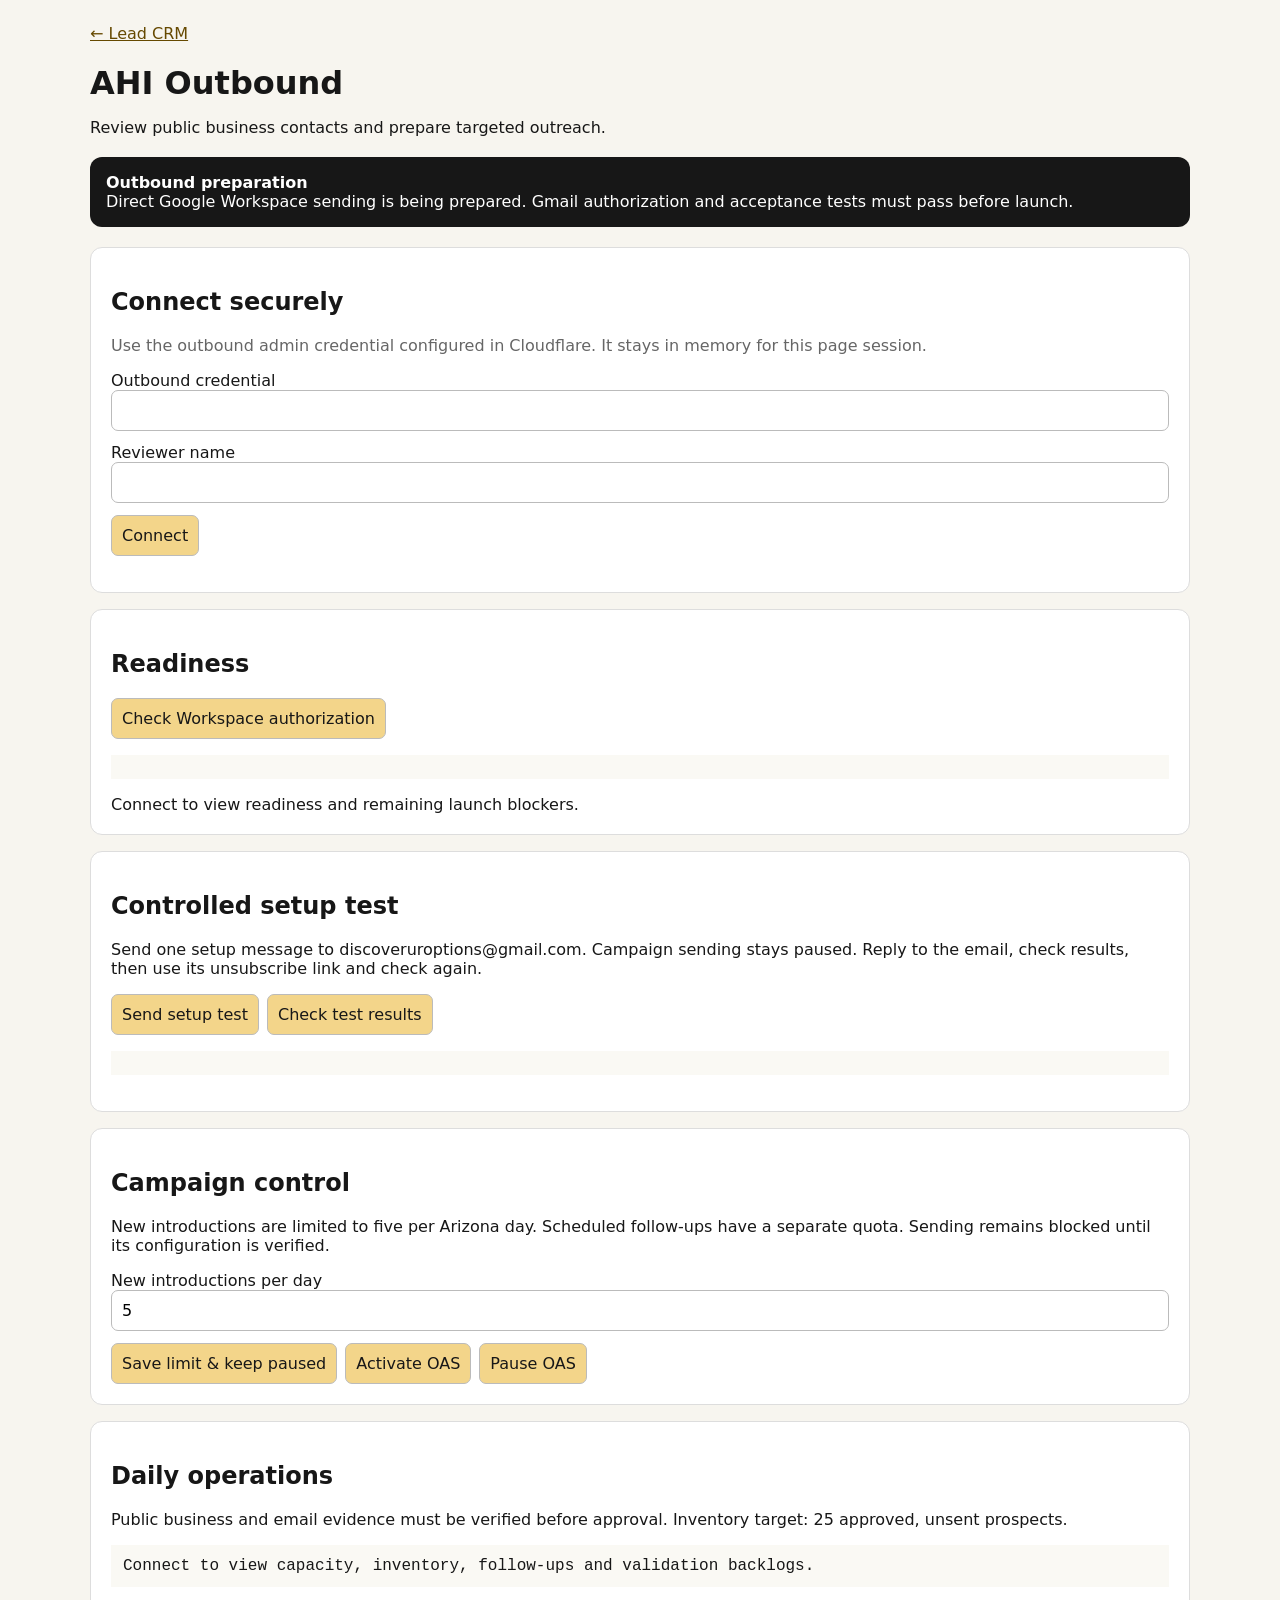
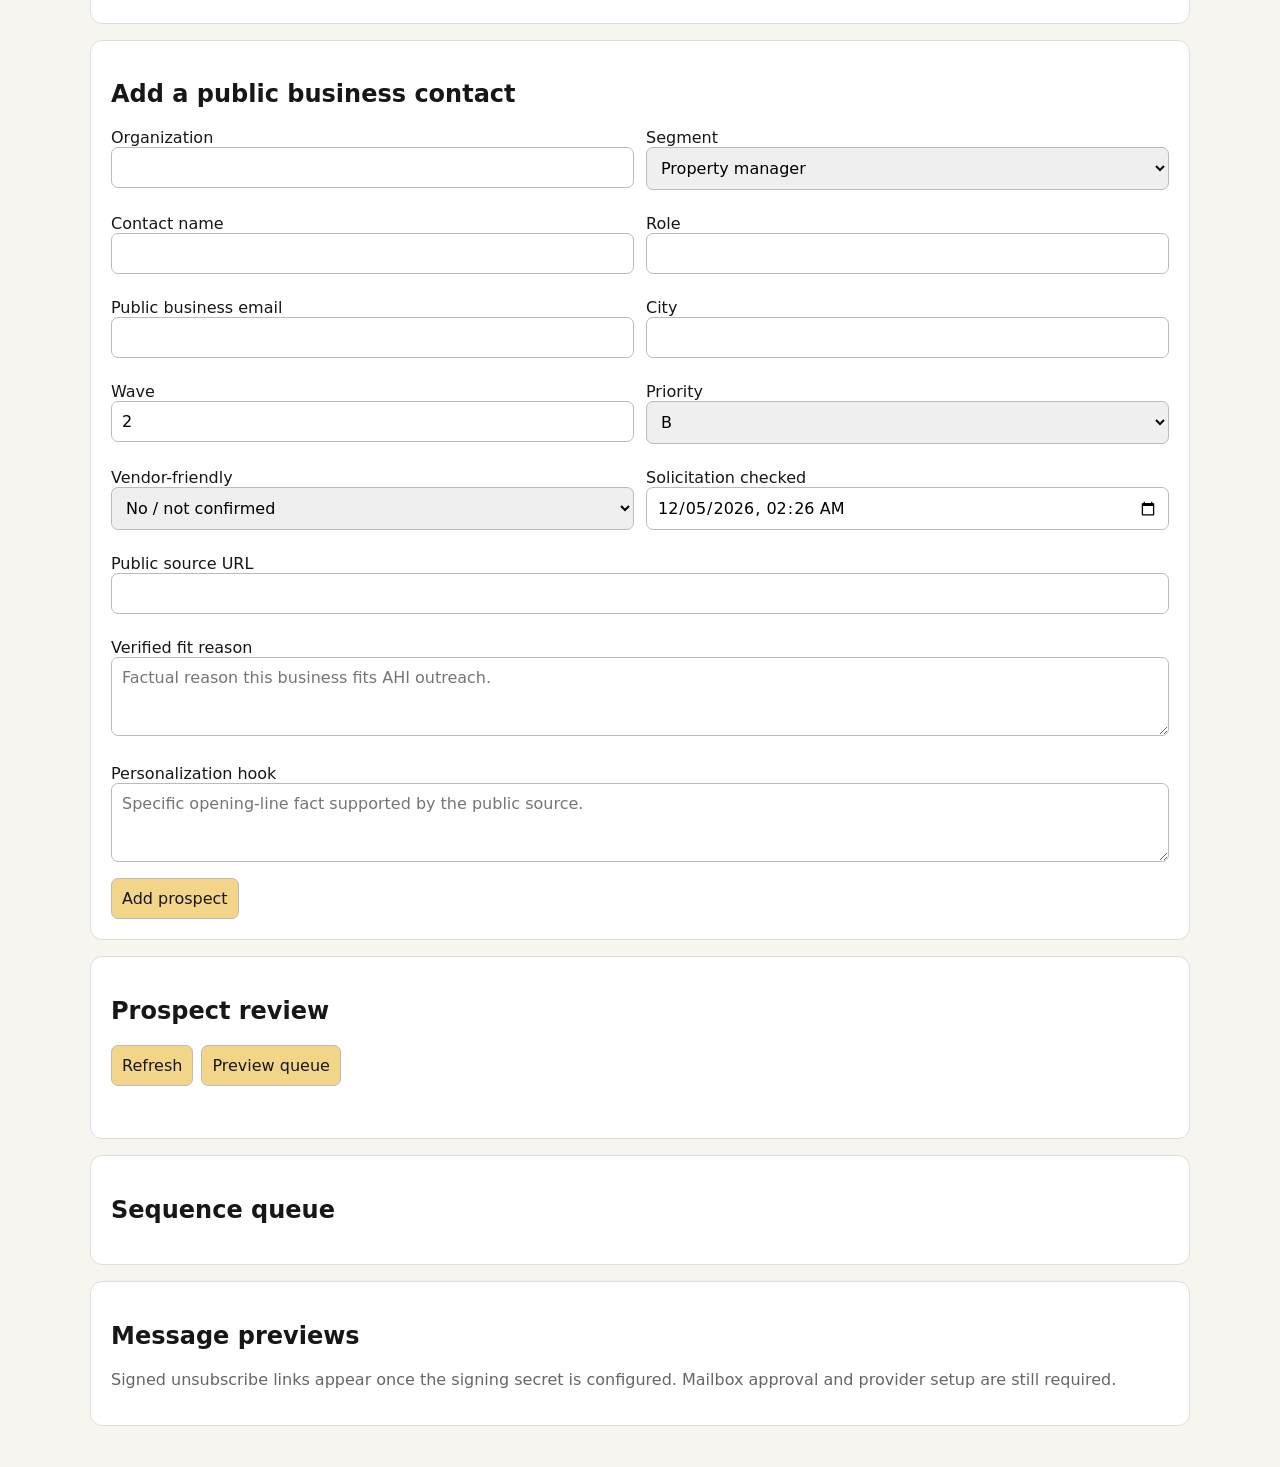
<file: admin/outbound/index.html>
<!doctype html>
<html lang="en"><head><meta charset="utf-8"><meta name="viewport" content="width=device-width,initial-scale=1"><meta name="robots" content="noindex,nofollow"><title>AHI Outbound</title>
<style>
body{font:16px system-ui;background:#f7f5ef;color:#171717;margin:0}main{max-width:1100px;margin:auto;padding:24px}a{color:#664900}h1{margin-bottom:8px}.notice{padding:16px;background:#171717;color:#fff;border-radius:12px;margin:20px 0}.panel{background:white;padding:20px;border:1px solid #ddd;border-radius:12px;margin:16px 0}input,select,textarea,button{font:inherit;padding:10px;border:1px solid #bbb;border-radius:7px}input,select,textarea{width:100%;box-sizing:border-box}button{cursor:pointer;background:#f3d58a;color:#171717}label{display:block;margin-bottom:12px}.grid{display:grid;grid-template-columns:1fr 1fr;gap:12px}.actions{display:flex;gap:8px;flex-wrap:wrap}.prospect{border-top:1px solid #ddd;padding:16px 0}.prospect p{margin:6px 0}.contact-grid{display:grid;grid-template-columns:repeat(2,minmax(0,1fr));gap:8px 18px;margin:10px 0 12px}.contact-item{padding:8px 10px;background:#faf9f4;border:1px solid #e4e0d7;border-radius:8px}.contact-item b{display:block;font-size:.78rem;color:#666;text-transform:uppercase;letter-spacing:.02em;margin-bottom:3px}@media(max-width:650px){.contact-grid{grid-template-columns:1fr}}.muted{color:#666}.error{color:#a11818}pre{white-space:pre-wrap;overflow-wrap:anywhere;background:#faf9f4;padding:12px}.wide{grid-column:1/-1}.stats{display:grid;grid-template-columns:repeat(4,minmax(0,1fr));gap:10px;margin:16px 0}.stat{background:#faf9f4;border:1px solid #ddd;border-radius:10px;padding:14px}.stat strong{display:block;font-size:1.5rem}.stat span{color:#666;font-size:.9rem}@media(max-width:650px){.grid{grid-template-columns:1fr}.stats{grid-template-columns:repeat(2,minmax(0,1fr))}}button:disabled{opacity:.5}
</style></head><body><main>
<a href="/admin/">← Lead CRM</a><h1>AHI Outbound</h1><p>Review public business contacts and prepare targeted outreach.</p>
<div class="notice"><strong>Outbound preparation</strong><br>Direct Google Workspace sending is being prepared. Gmail authorization and acceptance tests must pass before launch.</div>
<section class="panel"><h2>Connect securely</h2><p class="muted">Use the outbound admin credential configured in Cloudflare. It stays in memory for this page session.</p>
<label>Outbound credential<input id="token" type="password" autocomplete="off"></label><label>Reviewer name<input id="reviewer" autocomplete="name"></label>
<button id="connect">Connect</button><p id="feedback" role="status"></p></section>
<section class="panel"><h2>Readiness</h2><button id="checkGmail">Check Workspace authorization</button><pre id="gmailCheck"></pre><div id="readiness">Connect to view readiness and remaining launch blockers.</div></section>
<section class="panel"><h2>Controlled setup test</h2><p>Send one setup message to discoveruroptions@gmail.com. Campaign sending stays paused. Reply to the email, check results, then use its unsubscribe link and check again.</p><div class="actions"><button id="testSend">Send setup test</button><button id="testResults">Check test results</button></div><pre id="testOutput" role="status"></pre></section>
<section class="panel"><h2>Campaign control</h2><p>New introductions are limited to five per Arizona day. Scheduled follow-ups have a separate quota. Sending remains blocked until its configuration is verified.</p><label>New introductions per day<input id="dailyCap" type="number" min="1" max="5" value="5"></label><div class="actions"><button id="saveCap">Save limit & keep paused</button><button id="activateOas">Activate OAS</button><button id="pauseOas">Pause OAS</button></div></section>
<section class="panel"><h2>Daily operations</h2><p>Public business and email evidence must be verified before approval. Inventory target: 25 approved, unsent prospects.</p><pre id="operations">Connect to view capacity, inventory, follow-ups and validation backlogs.</pre></section>
<section class="panel"><h2>Add a public business contact</h2><form id="prospectForm"><div class="grid">
<label>Organization<input name="organization" required maxlength="1000"></label><label>Segment<select name="segment"><option value="property_manager">Property manager</option><option value="design_studio">Design studio</option><option value="home_stager">Home stager</option><option value="realtor">Realtor / real-estate team</option><option value="moving_company">Moving company</option><option value="builder_new_community">Builder / new community</option></select></label>
<label>Contact name<input name="contact_name" maxlength="200"></label><label>Role<input name="role" maxlength="200"></label>
<label>Public business email<input name="email" type="email" required maxlength="254"></label><label>City<input name="city" required maxlength="1000"></label>
<label>Wave<input name="wave_number" type="number" min="1" max="999" value="2" required></label><label>Priority<select name="priority"><option value="A">A</option><option value="B" selected>B</option><option value="C">C</option></select></label>
<label>Vendor-friendly<select name="vendor_friendly"><option value="0" selected>No / not confirmed</option><option value="1">Yes</option></select></label><label>Solicitation checked<input name="solicitation_checked_at" type="datetime-local" required></label>
<label class="wide">Public source URL<input name="source_url" type="url" required maxlength="2000"></label>
<label class="wide">Verified fit reason<textarea name="fit_reason" required maxlength="1000" rows="3" placeholder="Factual reason this business fits AHI outreach."></textarea></label>
<label class="wide">Personalization hook<textarea name="personalization_hook" maxlength="1000" rows="3" placeholder="Specific opening-line fact supported by the public source."></textarea></label>
</div><button>Add prospect</button></form></section>
<section class="panel"><h2>Prospect review</h2><div class="actions"><button id="refresh">Refresh</button><button id="preview">Preview queue</button></div><div id="totals" class="stats"></div><div id="metrics"></div><div id="prospects"></div></section>
<section class="panel"><h2>Sequence queue</h2><div id="queue"></div></section>
<section class="panel"><h2>Message previews</h2><p class="muted">Signed unsubscribe links appear once the signing secret is configured. Mailbox approval and provider setup are still required.</p><div id="previews"></div></section>
</main><script type="module">
let credential='';
const $=id=>document.getElementById(id);
const text=(tag,value)=>{const el=document.createElement(tag);el.textContent=value;return el};
function feedback(value,error=false){$('feedback').textContent=value;$('feedback').className=error?'error':''}
async function api(path,method='GET',body){
 if(!credential)throw Error('Connect with an outbound credential first.');
 const r=await fetch('/api/admin/outbound/'+path,{method,headers:{Authorization:'Bearer '+credential,...(body?{'Content-Type':'application/json'}:{})},...(body?{body:JSON.stringify(body)}:{}),cache:'no-store'});
 const data=await r.json();if(!r.ok)throw Error(data.error||'Request failed');return data;
}
async function perform(fn){try{await fn()}catch(e){feedback(e.message,true)}}
async function refresh(){
 const [status,list,metrics,queue]=await Promise.all([api('status'),api('prospects'),api('metrics'),api('queue')]);
 $('dailyCap').value=Math.min(5,status.settings.daily_cap);
 $('operations').textContent=JSON.stringify(status.operations,null,2);
 $('queue').replaceChildren();
 for(const m of queue.messages)$('queue').append(text('p',m.organization+' · Day '+(m.day_offset+1)+' · '+m.status+' · '+(m.due_at||'Scheduled after initial send')));
 if(!queue.messages.length)$('queue').append(text('p','No sequence messages yet.'));
 $('readiness').replaceChildren(text('p','Mode: '+status.mode+' · New introduction cap: '+status.operations.introductions.limit));
 status.blockers.forEach(v=>$('readiness').append(text('p',v)));
 const prospects=list.prospects;
 const counts={
  total:prospects.length,
  wave1:prospects.filter(p=>Number(p.wave_number)===1).length,
  priorityA:prospects.filter(p=>p.priority==='A').length,
  vendor:prospects.filter(p=>Number(p.vendor_friendly)===1).length,
  day1:prospects.filter(p=>Number(p.launch_day)===1).length,
  queued:prospects.filter(p=>p.stage==='queued').length,
  launched:prospects.filter(p=>p.stage==='launched').length,
  replied:prospects.filter(p=>p.stage==='replied'||p.last_reply_at).length,
  suppressed:metrics.suppressed
 };
 $('totals').replaceChildren();
 for(const [label,value] of [
  ['Total prospects',counts.total],
  ['Wave 1',counts.wave1],
  ['Priority A',counts.priorityA],
  ['Vendor-friendly',counts.vendor],
  ['Day 1 planned',counts.day1],
  ['Queued',counts.queued],
  ['Launched',counts.launched],
  ['Replies',counts.replied]
 ]){
  const box=document.createElement('div');box.className='stat';
  box.append(text('strong',String(value)),text('span',label));$('totals').append(box);
 }
 $('metrics').replaceChildren(text('p',metrics.messages.queued+' sequence messages queued · '+metrics.suppressed+' suppressed / DNC'));
 for(const [key,value] of Object.entries(metrics.funnel))$('metrics').append(text('p',key.replaceAll('_',' ')+': '+value));
 $('prospects').replaceChildren();
 for(const p of list.prospects){
  const card=document.createElement('div');card.className='prospect';
  card.append(text('strong',p.organization+' — '+p.stage),text('p','Wave '+p.wave_number+(p.launch_day?' · Day '+p.launch_day+' · Send #'+p.send_order:'')+' · Priority '+p.priority+(p.vendor_friendly?' · Vendor-friendly':'')));
  const info=document.createElement('div');info.className='contact-grid';
  const addInfo=(label,value)=>{
   const item=document.createElement('div');item.className='contact-item';
   const lab=text('b',label);const val=text('span',value||'Not listed');
   item.append(lab,val);info.append(item);
  };
  addInfo('Contact',p.contact_name||'General business contact');
  addInfo('Role',p.role||'Not listed');
  addInfo('Public email',p.email);
  addInfo('City / area',p.city);
  addInfo('Segment',p.segment.replaceAll('_',' '));
  addInfo('Website',p.domain||'Not listed');
  addInfo('Validation',p.validation_status+(p.research_only?' · Research only':''));
  addInfo('Review note',p.validation_note||'Public business/email check pending');
  card.append(info);
  card.append(text('p',p.personalization_hook||p.fit_reason));
  const link=document.createElement('a');link.href=p.source_url;link.textContent='View public source';link.target='_blank';link.rel='noopener noreferrer';card.append(link);
  const actions=document.createElement('div');actions.className='actions';
  for(const [label,action] of [['Recheck public source','recheck'],['Approve & queue','approve'],['Record reply & stop','reply'],['Mark qualified','qualify'],['Link estimate request','link-lead'],['Do not contact','suppress']]){
   if(action==='approve' && p.stage!=='prospect')continue;
   if(action==='preflight' && p.stage==='do_not_contact')continue;
   if(p.stage==='do_not_contact')continue;
   if(action==='qualify' && p.stage!=='replied')continue;
   const b=text('button',label);b.onclick=()=>perform(async()=>{const body={reviewed_by:$('reviewer').value};if(action==='link-lead'){const value=prompt('Existing CRM lead ID for this confirmed estimate request:');if(value===null)return;body.lead_id=Number(value);}await api('prospects/'+p.id+'/'+action,'POST',body);feedback(label+' completed.');await refresh()});actions.append(b);
  }
  card.append(actions);$('prospects').append(card);
 }
 return {list,metrics,status,queue};
}
const solicitationInput=document.querySelector('[name="solicitation_checked_at"]');if(solicitationInput&&!solicitationInput.value){const d=new Date();d.setMinutes(d.getMinutes()-d.getTimezoneOffset());solicitationInput.value=d.toISOString().slice(0,16)}
$('connect').onclick=()=>perform(async()=>{credential=$('token').value;$('token').value='';await refresh();feedback('Connected. Check readiness before enabling sending.')});
$('testSend').onclick=()=>perform(async()=>{$('testSend').disabled=true;try{$('testOutput').textContent=JSON.stringify(await api('gmail-test-send','POST',{}),null,2)}finally{$('testSend').disabled=false}});
$('testResults').onclick=()=>perform(async()=>{$('testOutput').textContent=JSON.stringify(await api('gmail-test-results','POST',{}),null,2)});
$('checkGmail').onclick=()=>perform(async()=>{$('gmailCheck').textContent=JSON.stringify(await api('gmail-check'),null,2)});
$('saveCap').onclick=()=>perform(async()=>{await api('settings','POST',{daily_cap:Number($('dailyCap').value),paused:true});feedback('Daily limit saved. Sending remains paused.');await refresh()});
$('activateOas').onclick=()=>perform(async()=>{if(!confirm('Activate OAS new-prospect launches? Readiness gates must all pass.'))return;await api('settings','POST',{daily_cap:Number($('dailyCap').value),paused:false});feedback('OAS settings updated.');await refresh()});
$('pauseOas').onclick=()=>perform(async()=>{await api('settings','POST',{daily_cap:Number($('dailyCap').value),paused:true});feedback('OAS paused.');await refresh()});
$('refresh').onclick=()=>perform(refresh);
$('prospectForm').onsubmit=e=>{e.preventDefault();perform(async()=>{const body=Object.fromEntries(new FormData(e.target));body.wave_number=Number(body.wave_number);body.vendor_friendly=body.vendor_friendly==='1';body.solicitation_checked_at=new Date(body.solicitation_checked_at).toISOString();await api('prospects','POST',body);e.target.reset();e.target.wave_number.value='1';e.target.priority.value='B';e.target.vendor_friendly.value='0';const state=await refresh();feedback('Prospect added successfully. Total prospects: '+state.list.prospects.length+'.')})};
$('preview').onclick=()=>perform(async()=>{const data=await api('preview');$('previews').replaceChildren();for(const m of data.messages)$('previews').append(text('h3',m.subject),text('pre',m.text));if(!data.messages.length)$('previews').append(text('p','No approved, eligible initial messages.'))});
</script></body></html>
</file>
<file: css/style.css>
:root{
  --black:#111111;--gold:#D4A017;--gold2:#F0B62A;--white:#fff;--ink:#1d1d1f;--muted:#676767;--line:#e8e5dc;--soft:#f7f5ef;
  --shadow:0 20px 60px rgba(17,17,17,.10);--radius:24px
}
*{box-sizing:border-box}
html{scroll-behavior:smooth}
body{margin:0;font-family:Inter,ui-sans-serif,system-ui,-apple-system,BlinkMacSystemFont,"Segoe UI",sans-serif;color:var(--ink);background:#fff;line-height:1.55}
a{text-decoration:none;color:inherit}img{max-width:100%;display:block}.container{width:min(1160px,calc(100% - 36px));margin:auto}
.site-header{position:sticky;top:0;z-index:50;background:rgba(255,255,255,.94);backdrop-filter:blur(16px);border-bottom:1px solid rgba(0,0,0,.06)}
.nav{min-height:82px;display:flex;align-items:center;justify-content:space-between;gap:24px}
.brand{display:flex;align-items:center;gap:12px;font-weight:950;font-size:1.75rem;letter-spacing:-.05em}
.brand img{width:54px;height:54px}.gold{color:var(--gold)}
.brand-sub{display:block;font-size:.62rem;letter-spacing:.18em;text-transform:uppercase;color:#777;margin-top:-4px}
.nav-links{display:flex;align-items:center;gap:22px;font-weight:750;font-size:.96rem}
.nav-links a{transition:.18s ease}.nav-links a:hover{color:#9c7410}
.btn{display:inline-flex;align-items:center;justify-content:center;gap:8px;min-height:52px;padding:0 22px;border-radius:14px;font-weight:850;border:1px solid transparent;transition:.2s ease}
.btn:hover{transform:translateY(-1px)}.btn-primary{background:linear-gradient(180deg,var(--gold2),var(--gold));color:#111;box-shadow:0 10px 25px rgba(212,160,23,.24)}
.btn-dark{background:#111;color:#fff}.btn-outline{border-color:#d8d4ca;background:#fff}.mobile-menu{display:none;font-weight:900}
.hero{padding:84px 0 66px;overflow:hidden;background:
radial-gradient(circle at 85% 18%,rgba(212,160,23,.18),transparent 28%),
linear-gradient(180deg,#fff 0%,#faf8f2 100%)}
.hero-grid{display:grid;grid-template-columns:1.02fr .98fr;gap:56px;align-items:center}
.eyebrow{font-weight:900;letter-spacing:.13em;text-transform:uppercase;color:#8d6b16;font-size:.78rem}
h1{font-size:clamp(3rem,6.6vw,6rem);line-height:.92;letter-spacing:-.06em;margin:.55rem 0 1.25rem}
h2{font-size:clamp(2rem,4.5vw,3.6rem);line-height:1;letter-spacing:-.045em;margin:0 0 1rem}
h3{font-size:1.25rem;margin:.15rem 0 .55rem}
.lead{font-size:1.2rem;color:#5c5c5c;max-width:670px}
.hero-actions{display:flex;gap:12px;flex-wrap:wrap;margin-top:28px}
.trust-row{display:flex;gap:22px;flex-wrap:wrap;margin-top:34px;color:#666;font-size:.95rem}
.trust-item{display:flex;gap:8px;align-items:center}.trust-dot{width:9px;height:9px;border-radius:50%;background:var(--gold)}

.section{padding:88px 0}.section-soft{background:var(--soft)}
.section-head{display:flex;justify-content:space-between;align-items:end;gap:30px;margin-bottom:28px}.section-head p{max-width:560px;color:#666}
.grid-3{display:grid;grid-template-columns:repeat(3,1fr);gap:20px}
.card{border:1px solid var(--line);border-radius:var(--radius);padding:28px;background:#fff;box-shadow:0 10px 35px rgba(0,0,0,.035);transition:.2s ease}
.card:hover{transform:translateY(-3px);box-shadow:0 16px 40px rgba(0,0,0,.07)}.card p{color:#696969;margin:.2rem 0 0}
.service-icon{width:52px;height:52px;border-radius:15px;background:#111;color:var(--gold);display:grid;place-items:center;font-size:1rem;font-weight:950;margin-bottom:18px}
.project-grid{display:grid;grid-template-columns:repeat(3,1fr);gap:20px}
.project{aspect-ratio:4/3;border-radius:22px;overflow:hidden;position:relative;background:linear-gradient(145deg,#ddd8ca,#bdb7a7);background-size:cover;background-position:center;box-shadow:0 14px 35px rgba(0,0,0,.07)}

.project:after{content:attr(data-label);position:absolute;left:16px;right:16px;bottom:16px;background:rgba(17,17,17,.86);color:#fff;padding:13px 15px;border-radius:12px;font-weight:850}
.band{background:#111;color:#fff;padding:42px 0}.band-row{display:flex;align-items:center;justify-content:space-between;gap:20px}.band p{color:#d0d0d0;margin:.3rem 0 0}
.page-hero{padding:68px 0 46px;background:linear-gradient(180deg,#faf8f2,#fff)}.page-hero h1{font-size:clamp(2.7rem,5.6vw,5rem)}
.split{display:grid;grid-template-columns:1fr 1fr;gap:44px}
.form{display:grid;grid-template-columns:1fr 1fr;gap:16px}.form .full{grid-column:1/-1}
label{font-weight:800}input,select,textarea{width:100%;margin-top:7px;border:1px solid #d9d5cc;border-radius:13px;padding:14px 15px;font:inherit;background:#fff}
textarea{min-height:150px}.form-note{font-size:.9rem;color:#777}
.footer{background:#0f0f0f;color:#fff;padding:48px 0 30px;margin-top:72px}.footer-grid{display:grid;grid-template-columns:1.2fr .75fr .9fr 1.15fr;gap:32px}.footer a{color:#d7d7d7}.footer-grid h3{margin-top:0}.footer-grid p{margin:.55rem 0;line-height:1.45;color:#d7d7d7}.footer small{display:block;color:#7d7d7d;margin-top:30px}
.qr-shell{min-height:100vh;background:radial-gradient(circle at top,#2a2416,#111 46%);color:#fff;padding:34px 0}.qr-card{width:min(560px,calc(100% - 28px));margin:auto;background:#fff;color:#111;border-radius:28px;padding:28px;box-shadow:0 26px 80px rgba(0,0,0,.3)}
.qr-card h1{font-size:2.25rem;line-height:1.02;text-align:center;margin-bottom:.6rem}.qr-card .lead{text-align:center;font-size:1rem}.qr-actions{display:grid;gap:12px;margin-top:24px}.qr-actions a{min-height:60px}
@media(max-width:900px){.nav-links{display:none}.mobile-menu{display:block}.hero-grid,.split,.footer-grid{grid-template-columns:1fr}.grid-3,.project-grid{grid-template-columns:1fr 1fr}.hero{padding-top:48px}.hero-visual{min-height:390px}.section-head{display:block}}
@media(max-width:580px){.grid-3,.project-grid,.form{grid-template-columns:1fr}.form .full{grid-column:auto}.container{width:min(100% - 22px,1160px)}.nav{min-height:70px}.brand{font-size:1.28rem}.brand img{width:44px;height:44px}.hero{padding:42px 0}.hero-visual{min-height:340px}.section{padding:60px 0}.band-row{flex-direction:column;align-items:flex-start}.hero-actions .btn{width:100%}}
.project.project-lighting{background-image:url("../assets/projects/lighting-fixture.png")}
.project.project-fan{background-image:url("../assets/projects/ceiling-fan.jpg")}
.project.project-tv{background-image:url("../assets/projects/tv-wall-mount.jpg")}
.project.project-smart{background-image:url("../assets/projects/smart-home.jpg")}
.project.project-hardware{background-image:url("../assets/projects/hardware-installation.png")}
.project.project-residential{background-image:url("../assets/projects/residential-upgrade.png")}

.hero-photo-wrap{min-height:500px;border-radius:30px;overflow:hidden;box-shadow:var(--shadow);background:#e9e4d9}
.hero-photo{width:100%;height:100%;min-height:500px;object-fit:cover;object-position:center;display:block}
@media(max-width:900px){.hero-photo-wrap,.hero-photo{min-height:390px}}
@media(max-width:580px){.hero-photo-wrap,.hero-photo{min-height:320px}.hero-photo{object-position:center 42%}}

.form-status{margin-top:14px;font-weight:750;min-height:1.5em}
.form-status.success{color:#246b3a}
.form-status.error{color:#a02b2b}
button:disabled{opacity:.65;cursor:not-allowed;transform:none!important}

.hp-field{position:absolute!important;left:-9999px!important;width:1px!important;height:1px!important;opacity:0!important}
.upload-panel{border:1px solid var(--line);border-radius:18px;padding:20px;background:var(--soft)}
.upload-panel>strong{font-size:1.05rem}
.upload-panel label{display:block;margin-top:12px}
.upload-panel input[type=file]{background:#fff}
.consent-row{display:flex;gap:12px;align-items:flex-start;border-top:1px solid var(--line);padding-top:18px}
.consent-row input[type=checkbox]{width:20px;height:20px;min-width:20px;margin:2px 0 0}
.consent-row span{font-weight:600;color:#555}
.form-submit-row{display:flex;align-items:center;gap:18px;flex-wrap:wrap}
.form-submit-row .form-note{margin:0}
@media(max-width:580px){.form-submit-row .btn{width:100%}}
</file>
